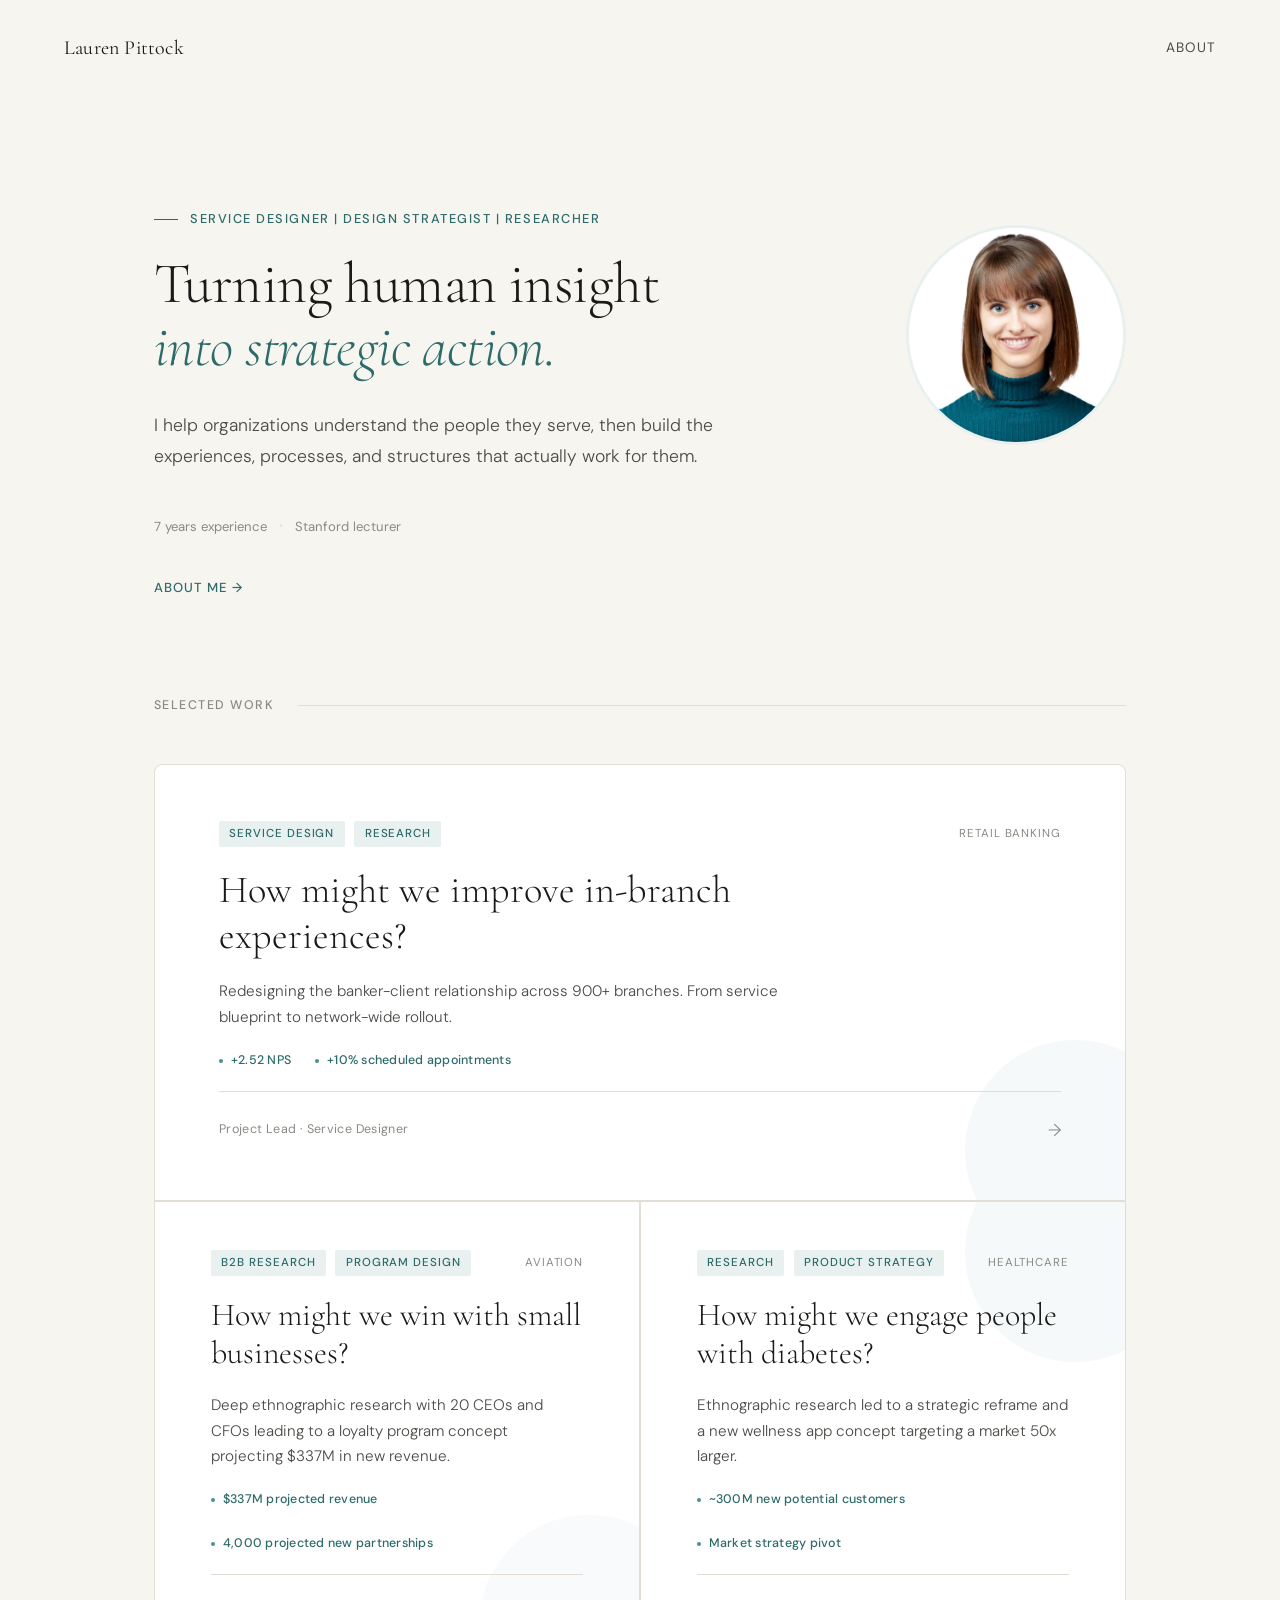
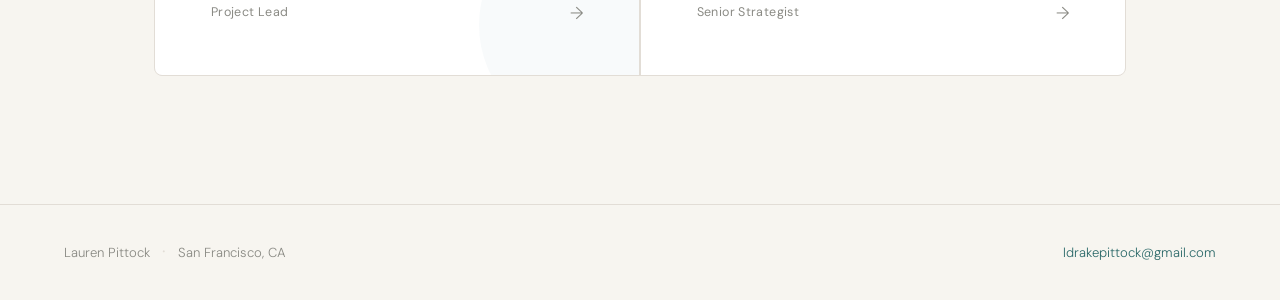
<file: index.html>
<!DOCTYPE html>
<html lang="en">
<head>
  <meta charset="UTF-8" />
  <meta name="viewport" content="width=device-width, initial-scale=1.0" />
  <title>Lauren Pittock — Service Designer & Researcher</title>
  <link rel="stylesheet" href="style.css" />
  <link rel="preconnect" href="https://fonts.googleapis.com">
  <link rel="preconnect" href="https://fonts.gstatic.com" crossorigin>
  <link href="https://fonts.googleapis.com/css2?family=Cormorant+Garamond:ital,wght@0,300;0,400;0,600;1,300;1,400&family=DM+Sans:wght@300;400;500&display=swap" rel="stylesheet">
</head>
<body>

  <nav>
    <a href="index.html" class="nav-name">Lauren Pittock</a>
    <div class="nav-links">
      <a href="about.html">About</a>
    </div>
  </nav>

  <section class="hero">
    <div class="hero-inner">
      <div class="hero-text">
        <div class="hero-label">Service Designer | Design Strategist | Researcher</div>
        <h1 class="hero-title">Turning human insight<br><em>into strategic action.</em></h1>
        <p class="hero-sub">I help organizations understand the people they serve, then build the experiences, processes, and structures that actually work for them.</p>
        <div class="hero-meta">
          <span>7 years experience</span>
          <span class="dot">·</span>
          <span>Stanford lecturer</span>
        </div>
        <div style="margin-top: 2rem;">
          <a href="about.html" style="font-size: 0.82rem; font-weight: 500; letter-spacing: 0.08em; text-transform: uppercase; color: var(--teal); display: inline-flex; align-items: center; gap: 0.5rem;">About me →</a>
        </div>
      </div>
      <div class="hero-photo-wrap">
        <img src="Lauren Pittock Headshot.JPG" alt="Lauren Pittock" class="hero-photo" />
      </div>
    </div>
  </section>

  <section class="work">
    <div class="work-header">
      <span class="section-label">Selected Work</span>
    </div>

    <div class="case-grid">

      <!-- CASE 1: KeyBank In-Branch — full width -->
      <a href="gate.html?case=banking-inbranch" class="case-card">
        <div class="case-card-inner">
          <div class="case-meta">
            <span class="case-tag">Service Design</span>
            <span class="case-tag">Research</span>
            <span class="case-industry">Retail Banking</span>
          </div>
          <h2 class="case-question">How might we improve in-branch experiences?</h2>
          <p class="case-desc">Redesigning the banker-client relationship across 900+ branches. From service blueprint to network-wide rollout.</p>
          <div class="case-outcome">
            <span class="outcome-stat">+2.52 NPS</span>
            <span class="outcome-stat">+10% scheduled appointments</span>
          </div>
          <div class="case-footer">
            <span class="case-role">Project Lead · Service Designer</span>
            <span class="case-arrow">→</span>
          </div>
        </div>
        <div class="case-bg bg-1"></div>
      </a>

      <!-- CASE 2: United Airlines -->
      <a href="gate.html?case=aviation-smb" class="case-card">
        <div class="case-card-inner">
          <div class="case-meta">
            <span class="case-tag">B2B Research</span>
            <span class="case-tag">Program Design</span>
            <span class="case-industry">Aviation</span>
          </div>
          <h2 class="case-question">How might we win with small businesses?</h2>
          <p class="case-desc">Deep ethnographic research with 20 CEOs and CFOs leading to a loyalty program concept projecting $337M in new revenue.</p>
          <div class="case-outcome">
            <span class="outcome-stat">$337M projected revenue</span>
            <span class="outcome-stat">4,000 projected new partnerships</span>
          </div>
          <div class="case-footer">
            <span class="case-role">Project Lead</span>
            <span class="case-arrow">→</span>
          </div>
        </div>
        <div class="case-bg bg-2"></div>
      </a>

      <!-- CASE 3: Diabetes -->
      <a href="gate.html?case=diabetes-app" class="case-card">
        <div class="case-card-inner">
          <div class="case-meta">
            <span class="case-tag">Research</span>
            <span class="case-tag">Product Strategy</span>
            <span class="case-industry">Healthcare</span>
          </div>
          <h2 class="case-question">How might we engage people with diabetes?</h2>
          <p class="case-desc">Ethnographic research led to a strategic reframe and a new wellness app concept targeting a market 50x larger.</p>
          <div class="case-outcome">
            <span class="outcome-stat">~300M new potential customers</span>
            <span class="outcome-stat">Market strategy pivot</span>
          </div>
          <div class="case-footer">
            <span class="case-role">Senior Strategist</span>
            <span class="case-arrow">→</span>
          </div>
        </div>
        <div class="case-bg bg-3"></div>
      </a>

    </div>
  </section>

  <footer>
    <div class="footer-left">
      <span>Lauren Pittock</span>
      <span class="dot">·</span>
      <span>San Francisco, CA</span>
    </div>
    <div class="footer-right">
      <a href="mailto:ldrakepittock@gmail.com">ldrakepittock@gmail.com</a>
    </div>
  </footer>

  <script>
    const nav = document.querySelector('nav');
    window.addEventListener('scroll', () => {
      nav.classList.toggle('scrolled', window.scrollY > 20);
    });
  </script>

</body>
</html>
</file>
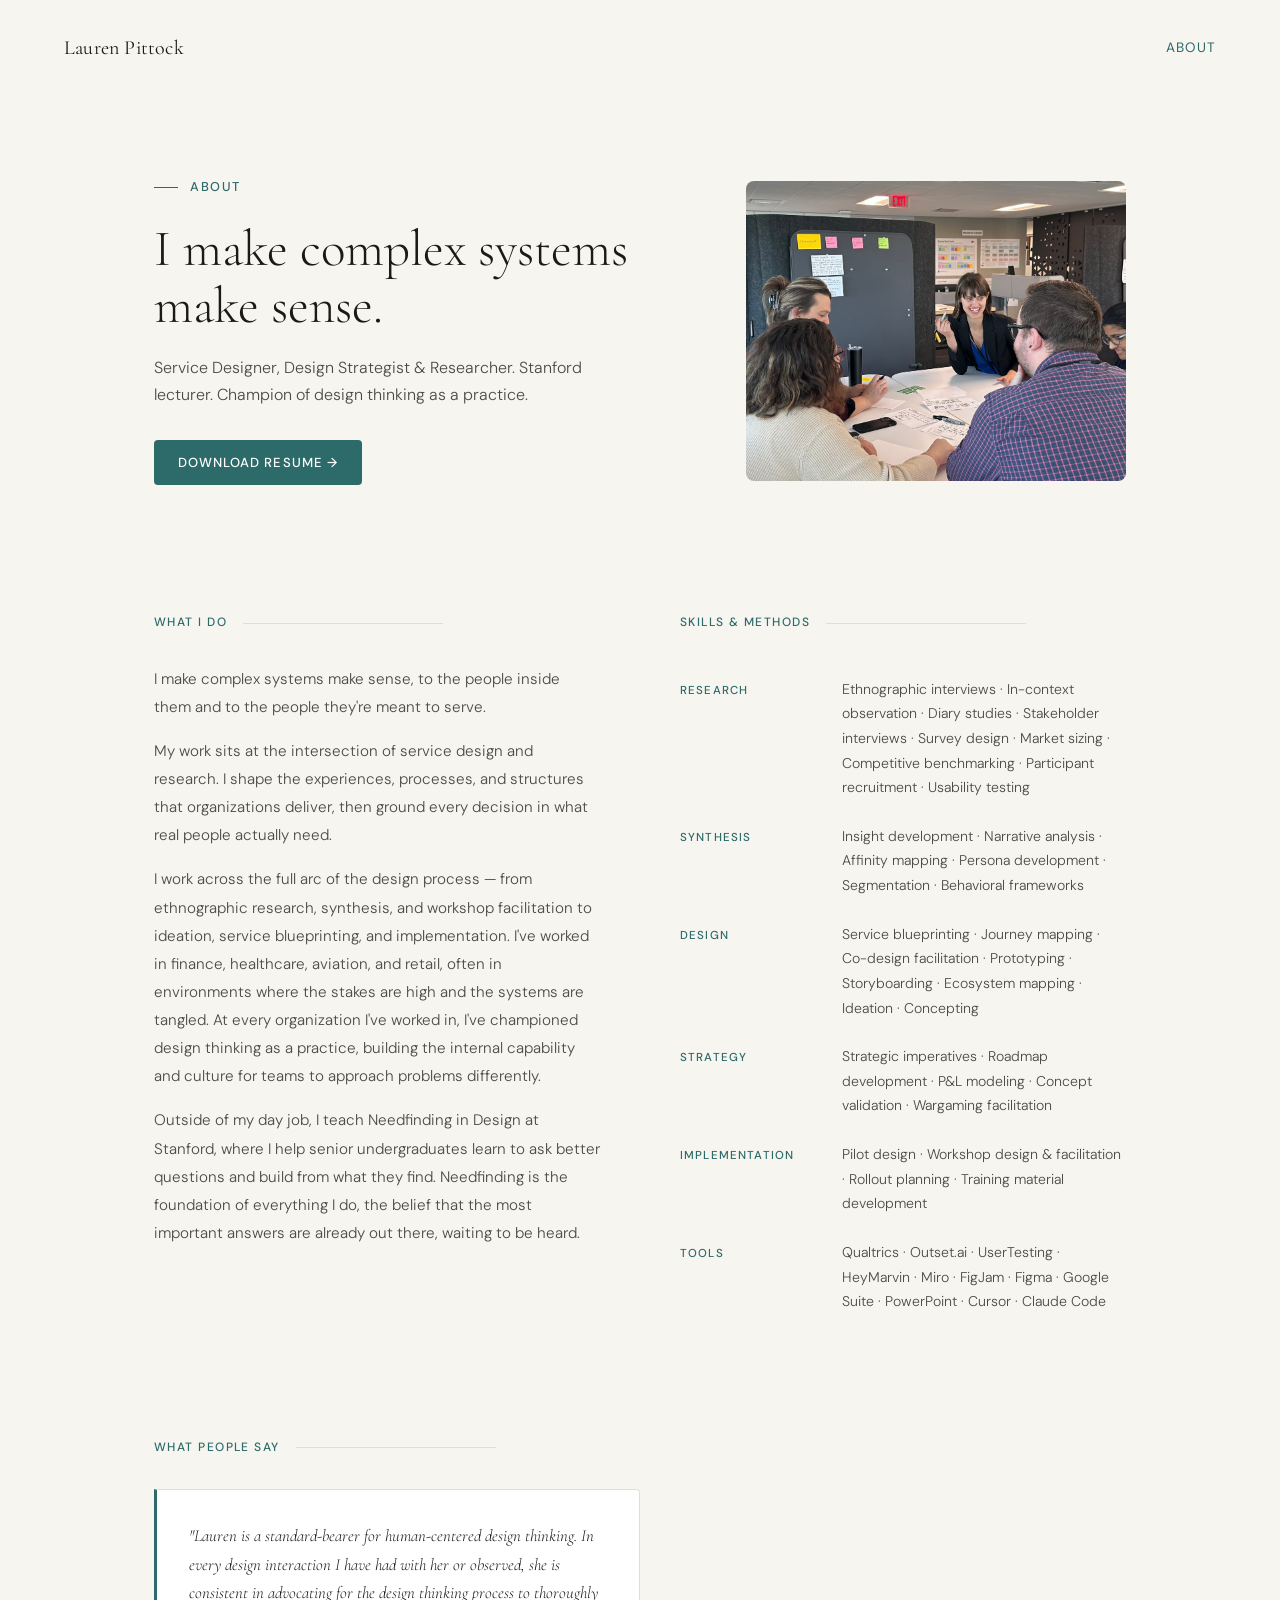
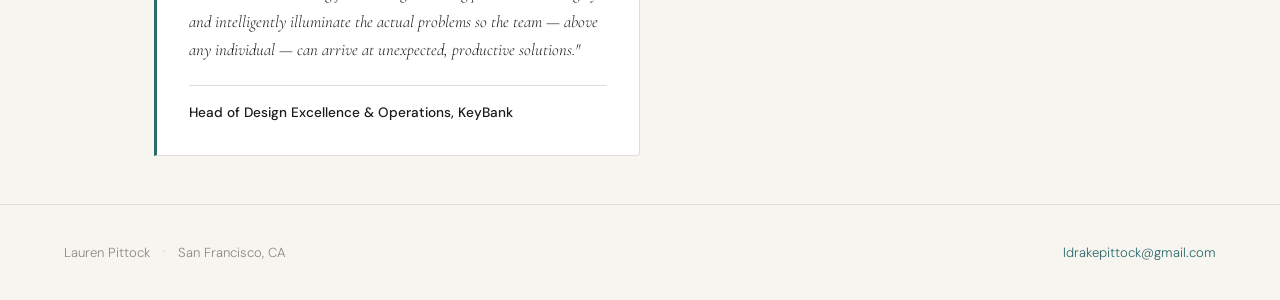
<file: about.html>
<!DOCTYPE html>
<html lang="en">
<head>
  <meta charset="UTF-8" />
  <meta name="viewport" content="width=device-width, initial-scale=1.0" />
  <title>About — Lauren Pittock</title>
  <link rel="stylesheet" href="style.css" />
  <link rel="preconnect" href="https://fonts.googleapis.com">
  <link rel="preconnect" href="https://fonts.gstatic.com" crossorigin>
  <link href="https://fonts.googleapis.com/css2?family=Cormorant+Garamond:ital,wght@0,300;0,400;0,600;1,300;1,400&family=DM+Sans:wght@300;400;500&display=swap" rel="stylesheet">
</head>
<body>

  <nav>
    <a href="index.html" class="nav-name">Lauren Pittock</a>
    <div class="nav-links">
      <a href="about.html" class="nav-active">About</a>
    </div>
  </nav>

  <!-- HERO -->
  <section class="about-hero">
    <div class="about-hero-inner">
      <div class="about-hero-text">
        <div class="hero-label">About</div>
        <h1 class="about-title">I make complex systems make sense.</h1>
        <p class="about-lead">Service Designer, Design Strategist & Researcher. Stanford lecturer. Champion of design thinking as a practice.</p>
        <a href="resume.pdf" class="resume-btn" target="_blank">Download resume →</a>
      </div>
      <div class="about-facilitation-wrap">
        <img src="facilitation.jpg" alt="Lauren facilitating a design workshop" class="about-facilitation-img" />
      </div>
    </div>
  </section>

  <!-- WHAT I DO + SKILLS side by side — no top divider -->
  <section class="about-two-col-section">
    <div class="about-two-col-inner">

      <div class="about-two-col-left">
        <div class="case-section-label">What I do</div>
        <div class="about-body">
          <p>I make complex systems make sense, to the people inside them and to the people they're meant to serve.</p>
          <p>My work sits at the intersection of service design and research. I shape the experiences, processes, and structures that organizations deliver, then ground every decision in what real people actually need.</p>
          <p>I work across the full arc of the design process — from ethnographic research, synthesis, and workshop facilitation to ideation, service blueprinting, and implementation. I've worked in finance, healthcare, aviation, and retail, often in environments where the stakes are high and the systems are tangled. At every organization I've worked in, I've championed design thinking as a practice, building the internal capability and culture for teams to approach problems differently.</p>
          <p>Outside of my day job, I teach Needfinding in Design at Stanford, where I help senior undergraduates learn to ask better questions and build from what they find. Needfinding is the foundation of everything I do, the belief that the most important answers are already out there, waiting to be heard.</p>
        </div>
      </div>

      <div class="about-two-col-right">
        <div class="case-section-label">Skills & Methods</div>
        <div class="skills-list skills-list-no-lines">
          <div class="skills-list-row">
            <span class="skills-list-phase">Research</span>
            <span class="skills-list-items">Ethnographic interviews · In-context observation · Diary studies · Stakeholder interviews · Survey design · Market sizing · Competitive benchmarking · Participant recruitment · Usability testing</span>
          </div>
          <div class="skills-list-row">
            <span class="skills-list-phase">Synthesis</span>
            <span class="skills-list-items">Insight development · Narrative analysis · Affinity mapping · Persona development · Segmentation · Behavioral frameworks</span>
          </div>
          <div class="skills-list-row">
            <span class="skills-list-phase">Design</span>
            <span class="skills-list-items">Service blueprinting · Journey mapping · Co-design facilitation · Prototyping · Storyboarding · Ecosystem mapping · Ideation · Concepting</span>
          </div>
          <div class="skills-list-row">
            <span class="skills-list-phase">Strategy</span>
            <span class="skills-list-items">Strategic imperatives · Roadmap development · P&L modeling · Concept validation · Wargaming facilitation</span>
          </div>
          <div class="skills-list-row">
            <span class="skills-list-phase">Implementation</span>
            <span class="skills-list-items">Pilot design · Workshop design & facilitation · Rollout planning · Training material development</span>
          </div>
          <div class="skills-list-row">
            <span class="skills-list-phase">Tools</span>
            <span class="skills-list-items">Qualtrics · Outset.ai · UserTesting · HeyMarvin · Miro · FigJam · Figma · Google Suite · PowerPoint · Cursor · Claude Code</span>
          </div>
        </div>
      </div>

    </div>
  </section>

  <!-- QUOTES — half width -->
  <section class="about-section">
    <div class="about-content" style="max-width: 1020px;">
      <div class="case-section-label">What people say</div>
      <div class="quotes-grid quotes-half">
        <div class="quote-card">
          <p class="quote-text">"Lauren is a standard-bearer for human-centered design thinking. In every design interaction I have had with her or observed, she is consistent in advocating for the design thinking process to thoroughly and intelligently illuminate the actual problems so the team — above any individual — can arrive at unexpected, productive solutions."</p>
          <div class="quote-attr">
            <span class="quote-name">Head of Design Excellence & Operations, KeyBank</span>
          </div>
        </div>
      </div>
    </div>
  </section>

  <footer>
    <div class="footer-left">
      <span>Lauren Pittock</span>
      <span class="dot">·</span>
      <span>San Francisco, CA</span>
    </div>
    <div class="footer-right">
      <a href="mailto:ldrakepittock@gmail.com">ldrakepittock@gmail.com</a>
    </div>
  </footer>

  <script>
    const nav = document.querySelector('nav');
    window.addEventListener('scroll', () => {
      nav.classList.toggle('scrolled', window.scrollY > 20);
    });
  </script>

</body>
</html>
</file>
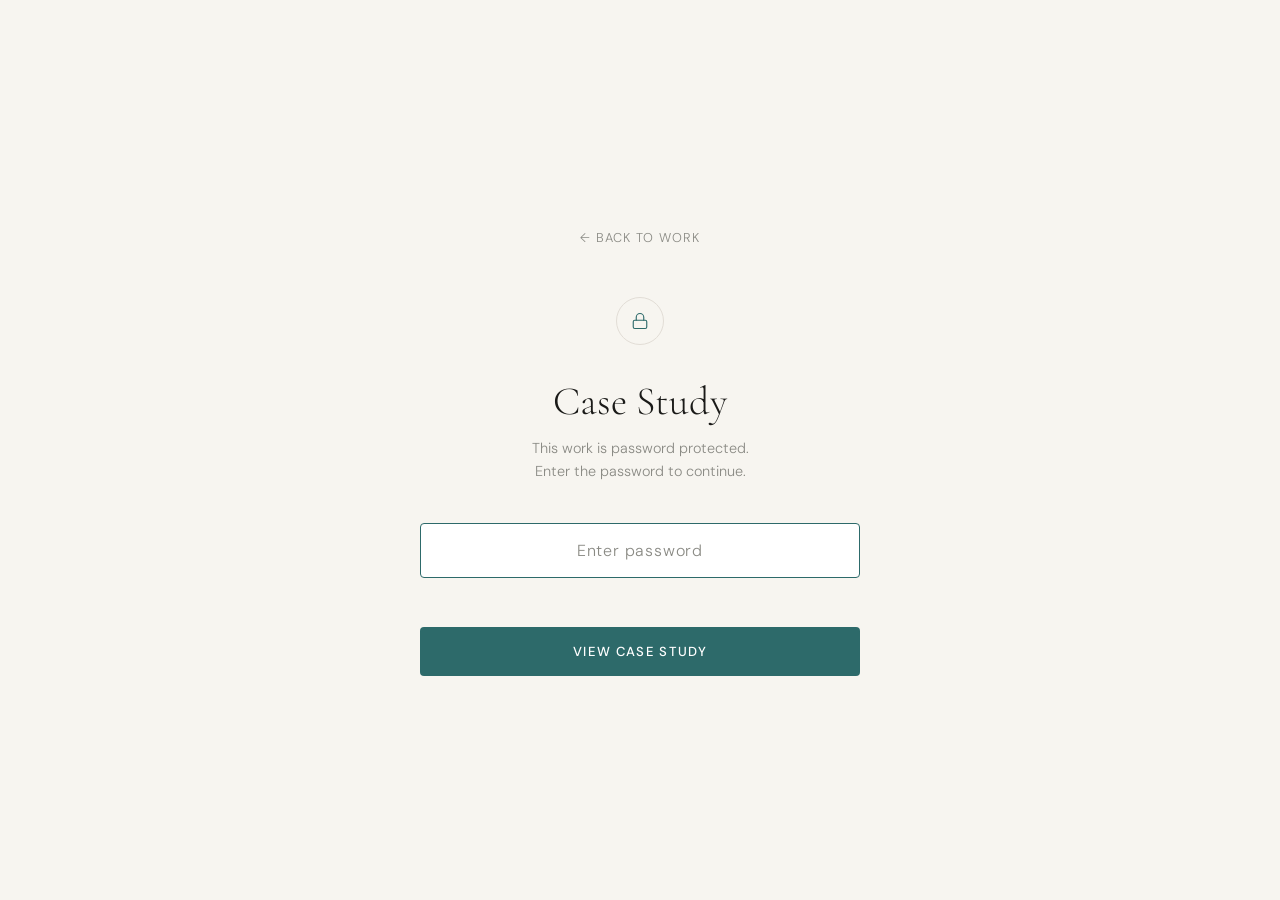
<file: case-aviation-smb.html>
<!DOCTYPE html>
<html lang="en">
<head>
  <meta charset="UTF-8" />
  <meta name="viewport" content="width=device-width, initial-scale=1.0" />
  <title>Airline SMB Loyalty — Lauren Pittock</title>
  <link rel="stylesheet" href="style.css" />
  <link rel="preconnect" href="https://fonts.googleapis.com">
  <link rel="preconnect" href="https://fonts.gstatic.com" crossorigin>
  <link href="https://fonts.googleapis.com/css2?family=Cormorant+Garamond:ital,wght@0,300;0,400;0,600;1,300;1,400&family=DM+Sans:wght@300;400;500&display=swap" rel="stylesheet">
  <script>
    if (sessionStorage.getItem("lp_auth") !== "true") {
      window.location.href = "gate.html?case=united-smb";
    }
  </script>

  <style>
    .case-hero { border-bottom: none; }

    .case-body-text {
      font-size: 1rem;
      color: var(--ink-light);
      line-height: 1.85;
      max-width: 680px;
      margin-bottom: 1.25rem;
    }
    .case-body-text:last-child { margin-bottom: 0; }

    .case-body-list {
      max-width: 680px;
      margin: 0 0 1.25rem 0;
      padding-left: 1.4rem;
      color: var(--ink-light);
      font-size: 1rem;
      line-height: 1.85;
    }
    .case-body-list li {
      margin-bottom: 0.4rem;
    }

    /* Context: image beside text */
    .context-layout {
      display: grid;
      grid-template-columns: 1fr 340px;
      gap: 3rem;
      align-items: start;
      margin-top: 1.5rem;
    }
    .context-img {
      display: block;
      width: 100%;
      border-radius: var(--radius);
      object-fit: cover;
    }
    .context-img-caption {
      font-size: 0.72rem;
      color: var(--ink-muted);
      font-style: italic;
      margin-top: 0.5rem;
      line-height: 1.5;
    }

    /* Full-width photo */
    .case-img-full {
      display: block;
      width: 100%;
      margin: 2.5rem 0 0.75rem;
      border-radius: var(--radius);
      object-fit: cover;
      max-height: 480px;
    }

    .case-img-caption-editorial {
      text-align: left;
      font-size: 0.72rem;
      color: var(--ink-muted);
      font-style: italic;
      margin-bottom: 2.5rem;
    }

    /* Inset image wrapper ~42% */
    .case-img-inset-wrap {
      width: 42%;
      margin: 2.5rem auto 2.5rem;
    }
    .case-img-inset-wrap img {
      display: block;
      width: 100%;
      border-radius: var(--radius);
    }
    .case-img-inset-wrap .case-img-caption-editorial { margin-bottom: 0; }

    /* Wider inset image wrapper ~55% */
    .case-img-training-wrap {
      width: 55%;
      margin: 2rem auto 2.5rem;
    }
    .case-img-training-wrap img {
      display: block;
      width: 100%;
      border-radius: var(--radius);
      opacity: 0.92;
    }
    .case-img-training-wrap .case-img-caption-editorial { margin-bottom: 0; }

    /* Side-by-side concept images */
    .concept-images {
      display: grid;
      grid-template-columns: 1fr 1fr;
      gap: 1.5rem;
      margin: 2.5rem 0;
      max-width: 680px;
    }
    .concept-images figure {
      margin: 0;
    }
    .concept-images img {
      display: block;
      width: 100%;
      border-radius: var(--radius);
    }
    .concept-images figcaption {
      font-size: 0.72rem;
      color: var(--ink-muted);
      font-style: italic;
      margin-top: 0.5rem;
      line-height: 1.4;
    }

    /* Process: text left, quote box right */
    .process-layout {
      display: grid;
      grid-template-columns: 1fr 300px;
      gap: 3rem;
      align-items: start;
      margin-top: 1.5rem;
    }

    /* Inline quote box */
    .quote-box {
      background: var(--white);
      border: 1px solid var(--warm-line);
      border-left: 3px solid var(--teal);
      padding: 1.5rem 2rem;
      border-radius: 0 var(--radius) var(--radius) 0;
      margin: 2rem 0;
      max-width: 680px;
    }
    .quote-box p {
      font-family: var(--serif);
      font-size: 1.1rem;
      font-style: italic;
      color: var(--ink);
      line-height: 1.6;
      margin: 0 0 0.6rem;
    }
    .quote-box-attr {
      font-size: 0.78rem;
      color: var(--ink-muted);
      font-style: italic;
    }

    /* Pull quote */
    .pull-quote {
      margin: 3.5rem 0;
    }
    .pull-quote-text {
      font-family: var(--serif);
      font-size: clamp(1.35rem, 2.2vw, 1.85rem);
      font-weight: 300;
      line-height: 1.5;
      color: var(--ink);
      max-width: 800px;
      margin-bottom: 1rem;
    }
    .pull-quote-attr {
      font-size: 0.82rem;
      color: var(--ink-muted);
      font-style: italic;
    }

    /* Meta table */
    .case-meta-table {
      display: grid;
      grid-template-columns: 1fr 1fr 2fr;
      gap: 2rem;
      padding: 2.5rem 0;
      border-top: 1px solid var(--warm-line);
      border-bottom: 1px solid var(--warm-line);
      margin-bottom: 4.5rem;
    }
    .case-meta-label {
      font-size: 0.72rem;
      font-weight: 500;
      letter-spacing: 0.12em;
      text-transform: uppercase;
      color: var(--ink-muted);
      margin-bottom: 0.6rem;
    }
    .case-meta-value {
      font-size: 0.95rem;
      color: var(--ink-light);
      line-height: 1.65;
    }

    /* Framework table (Policies / Practices / Preferences) */
    .framework-table {
      width: 100%;
      max-width: 680px;
      border-collapse: collapse;
      margin: 2rem 0 2rem;
    }
    .framework-table th {
      font-size: 0.72rem;
      font-weight: 500;
      letter-spacing: 0.1em;
      text-transform: uppercase;
      color: var(--ink-muted);
      padding: 0 1rem 0.75rem 0;
      text-align: left;
      border-bottom: 2px solid var(--warm-line);
    }
    .framework-table td {
      font-size: 0.9rem;
      color: var(--ink-light);
      line-height: 1.6;
      padding: 0.6rem 1rem 0.6rem 0;
      border-bottom: 1px solid var(--warm-line);
      vertical-align: top;
    }
    .framework-table tr:last-child td { border-bottom: none; }

    /* Numbered insights list */
    .insights-list {
      max-width: 680px;
      margin: 1.5rem 0 2rem;
      padding: 0;
      list-style: none;
      counter-reset: insight-counter;
    }
    .insights-list li {
      counter-increment: insight-counter;
      display: grid;
      grid-template-columns: 2rem 1fr;
      gap: 0.75rem;
      padding: 1rem 0;
      border-bottom: 1px solid var(--warm-line);
      font-size: 0.95rem;
      color: var(--ink-light);
      line-height: 1.65;
    }
    .insights-list li:first-child { border-top: 1px solid var(--warm-line); }
    .insights-list li::before {
      content: counter(insight-counter);
      font-family: var(--serif);
      font-size: 1.1rem;
      color: var(--teal);
      font-weight: 300;
      line-height: 1.65;
    }
    .insights-list li strong {
      color: var(--ink);
      font-weight: 500;
      display: block;
      margin-bottom: 0.15rem;
    }

    @media (max-width: 900px) {
      .process-layout { grid-template-columns: 1fr; }
      .concept-images { grid-template-columns: 1fr; }
      .case-img-inset-wrap,
      .case-img-training-wrap { width: 100%; }
    }
    @media (max-width: 768px) {
      .case-meta-table { grid-template-columns: 1fr; }
      .context-layout { grid-template-columns: 1fr; }
    }
  </style>
</head>
<body class="case-body">

  <nav>
    <a href="index.html" class="nav-name">Lauren Pittock</a>
    <div class="nav-links">
      <a href="about.html">About</a>
    </div>
  </nav>

  <!-- HERO -->
  <div class="case-hero">
    <a href="index.html" class="case-hero-back">← All work</a>

    <div class="case-hero-meta">
      <span class="case-tag">B2B Research</span>
      <span class="case-tag">Concept Design</span>
      <span class="case-industry">Aviation · B2B Loyalty</span>
    </div>

    <h1 class="case-hero-title">How might we win with small businesses?</h1>

    <p class="case-hero-summary">A major airline wanted to better engage small business customers, a segment caught between individual frequent flyer programs and large corporate accounts. I led the end-to-end project, managing a team of three strategists across secondary research, ethnographic fieldwork, a video-based stakeholder work session, and a loyalty program concept with a five-year financial model.</p>

    <div class="case-hero-stats">
      <div class="stat-item">
        <span class="stat-value">$337M</span>
        <span class="stat-label">Projected revenue over 5 years</span>
      </div>
      <div class="stat-item">
        <span class="stat-value">4,000</span>
        <span class="stat-label">New SMB partnerships projected</span>
      </div>
      <div class="stat-item">
        <span class="stat-value">20</span>
        <span class="stat-label">CEOs and CFOs interviewed</span>
      </div>
    </div>
  </div>

  <div class="case-content">

    <!-- META ROW -->
    <div class="case-meta-table">
      <div>
        <div class="case-meta-label">Role</div>
        <div class="case-meta-value">Project Lead</div>
      </div>
      <div>
        <div class="case-meta-label">Industry</div>
        <div class="case-meta-value">Aviation · B2B Loyalty</div>
      </div>
      <div>
        <div class="case-meta-label">Methods</div>
        <div class="case-meta-value">Secondary research · Ethnographic interviews · Video-based insights session · Concept prototyping · Financial modeling</div>
      </div>
    </div>

    <!-- CONTEXT -->
    <div class="case-section">
      <div class="case-section-label">Context</div>
      <h3>A segment caught between two programs</h3>

      <div class="context-layout">
        <div>
          <p class="case-body-text">Most airline loyalty programs were designed for two audiences: individual frequent flyers and large corporations with managed travel accounts. Small businesses, traveling regularly but without a procurement team or negotiated corporate rate, had no purpose-built offering.</p>
          <p class="case-body-text">The airline had a hypothesis that a dedicated small business program could unlock meaningful revenue. As Project Lead, I scoped the engagement and managed a team of three strategists through each phase: secondary market sizing, ethnographic fieldwork with CEOs and CFOs at their offices, a one-day video-based stakeholder work session, and a concept deliverable with a member journey, product roadmap, P&amp;L, and five-year growth trajectory.</p>
        </div>
        <div>
          <img src="smb-insights-session.png" alt="Insights session room with participant boards and research panels" class="context-img" />
          <p class="context-img-caption">Insights session room with participant profiles and research findings panels.</p>
        </div>
      </div>
    </div>

    <!-- RESEARCH -->
    <div class="case-section">
      <div class="case-section-label">Research</div>
      <h3>Small businesses abide by practices</h3>

      <p class="case-body-text">My team recruited CEOs and CFOs from 10 small businesses and conducted 3-hour in-context ethnographic interviews at each company's office. Seeing people in their actual environment, surrounded by their team and the rhythms of their workday, produced a quality of insight that a conference room cannot replicate.</p>

      <p class="case-body-text">The central finding was a structural distinction about how small businesses govern behavior. Large companies operate by explicit policies. Individuals operate by personal preferences. Small businesses occupy a different mode: <em>practices</em>, informal customs grown by culture, flexible but ambiguous, and enforced by social norms rather than rules.</p>

      <table class="framework-table">
        <thead>
          <tr>
            <th>Policies</th>
            <th>Practices</th>
            <th>Preferences</th>
          </tr>
        </thead>
        <tbody>
          <tr>
            <td>Explicit rules</td>
            <td>Implicit customs</td>
            <td>Personal desires</td>
          </tr>
          <tr>
            <td>Written by the company</td>
            <td>Grown by culture</td>
            <td>Developed by intuition</td>
          </tr>
          <tr>
            <td>Clear, but restrictive</td>
            <td>Flexible, but ambiguous</td>
            <td>Comfortable, but guilt inducing</td>
          </tr>
          <tr>
            <td>"I have to…"</td>
            <td>"I should…"</td>
            <td>"I want to…"</td>
          </tr>
        </tbody>
      </table>

      <p class="case-body-text">Four insights emerged from analysis of the interview data, each a specific implication of the practices dynamic:</p>

      <ol class="insights-list">
        <li>
          <div>
            <strong>Practices rely on trust.</strong>
            People in SMBs build trust through radical transparency, and therefore trust partners who show up with similar levels of transparency.
          </div>
        </li>
        <li>
          <div>
            <strong>Practices create guilt.</strong>
            When people at SMBs make decisions based on personal preferences, they often feel guilty and justify those decisions by citing the business benefit.
          </div>
        </li>
        <li>
          <div>
            <strong>Practices call for judgement.</strong>
            At SMBs, people feel confident about the judgement calls they make by talking about it with others or by looking at what others do.
          </div>
        </li>
        <li>
          <div>
            <strong>Practices grant autonomy.</strong>
            SMBs can't offer all the perks of larger companies, so they use autonomy and control as a benefit to attract and retain talent.
          </div>
        </li>
      </ol>
    </div>

    <!-- WORKSHOP -->
    <div class="case-section">
      <div class="case-section-label">Workshop</div>
      <h3>Immerse stakeholders in the takeaways from the research</h3>

      <div class="process-layout">
        <div>
          <p class="case-body-text">Rather than presenting findings in a deck and moving to a whiteboard, I ran a one-day video-based insights work session with stakeholders from IT, Sales, Product, and Marketing. I curated clips from the ethnographic interviews so stakeholders could hear business owners describe their peer networks, travel decisions, and relationship with policy in their own words.</p>
          <p class="case-body-text">Stakeholders then ideated from that shared context rather than from a summary slide. The session produced a range of concepts, each evaluated across desirability, viability, and feasibility before converging on a direction. My team supported facilitation and captured ideation output in real time.</p>
        </div>
        <div style="padding-top: 0.25rem;">
          <!-- No quote — removed per feedback -->
        </div>
      </div>
    </div>

    <!-- WORKSHOP PHOTO — full width -->
    <img src="smb-workshop-wall.png" alt="Workshop synthesis wall showing We Thought and We Learned panels" class="case-img-full" />
    <p class="case-img-caption-editorial">The work session room: synthesis wall capturing assumptions tested against what the research actually showed.</p>

    <!-- CONCEPT -->
    <div class="case-section">
      <div class="case-section-label">Concept</div>
      <h3>An invite-only program built on peer trust</h3>

      <p class="case-body-text">The concept that emerged was shaped directly by the practices insight. A standard points program would replicate the individual-flyer model. A managed corporate account would impose the policy model. Neither fit how small businesses actually operate.</p>

      <p class="case-body-text">The program is invite-only: members refer peers from their professional network, not the airline. Joining through a trusted contact changes the relationship from transactional to communal. Individual travelers choose packages that flex around their business needs, and benefits extend beyond flights to reduce broader business friction.</p>

      <div class="concept-images">
        <figure>
          <img src="smb-member-journey.png" alt="Member journey from peer invitation through sign-up, package selection, and referral" />
          <figcaption>Member journey: from peer invitation through sign-up, package selection, and referral reward.</figcaption>
        </figure>
        <figure>
          <img src="smb-financial-projections.png" alt="Five-year financial projection showing growth to $337M by Year 5" style="filter: blur(.5px); opacity: 0.9;" />
          <figcaption>Five-year financial model, projecting growth from a single pilot market to 14 markets nationally.</figcaption>
        </figure>
      </div>

      <p class="case-body-text">The concept deliverable included a member journey, a three-horizon product roadmap, and a financial model projecting growth from a single hub city pilot to national scale.</p>
    </div>

    <!-- OUTCOMES -->
    <div class="case-section">
      <div class="case-section-label">Outcomes</div>
      <h3>A concept sized for the market</h3>
      <p class="case-body-text">The financial model projected growth from a single hub city pilot to 14 markets over five years, reaching 25,000 national members and 4,000 SMB partnerships.</p>

      <div class="outcome-grid">
        <div class="outcome-card">
          <div class="stat-value">$337M</div>
          <div class="stat-label">Projected revenue over 5 years</div>
        </div>
        <div class="outcome-card">
          <div class="stat-value">4K</div>
          <div class="stat-label">New SMB partnerships by Year 5</div>
        </div>
        <div class="outcome-card">
          <div class="stat-value">25K</div>
          <div class="stat-label">National SMB members by Year 5</div>
        </div>
        <div class="outcome-card">
          <div class="stat-value">14</div>
          <div class="stat-label">Markets served by Year 5</div>
        </div>
      </div>
    </div>

    <!-- WHAT I LEARNED -->
    <div class="case-section">
      <div class="case-section-label">What I learned</div>
      <h3>On video-based immersion as a design tool</h3>
      <p class="case-body-text">The video-based work session format is the most effective tool I have used for closing the gap between research and design. When stakeholders hear a business owner describe how they make decisions in their own words, they internalize the customer in a way a summary slide cannot produce. The result is a shared mental model across functions that reduces re-litigation of findings later. I now build clip selection and editing time explicitly into the project plan from the start. This project also reinforced the value of financial modeling as a design deliverable: attaching a P&amp;L and growth trajectory to the concept changed the conversation with stakeholders from "interesting" to "how do we pilot this."</p>
    </div>

    <!-- CLOSING QUOTE BOX -->
    <div class="quote-box" style="max-width: 620px; margin: 1rem 0 3rem;">
      <p>"Lauren is someone you always want on your team. She's enthusiastic, wicked smart, and incredibly intentional."</p>
      <span class="quote-box-attr">— Jump Associates Teammate</span>
    </div>

  </div>

  <div class="case-nav">
    <div>
    </div>
    <a href="index.html" style="font-size:0.82rem; color: var(--ink-muted); letter-spacing:0.05em;">← Back to all work</a>
  </div>

  <footer>
    <div class="footer-left">
      <span>Lauren Pittock</span>
      <span class="dot">·</span>
      <span>San Francisco, CA</span>
    </div>
    <div class="footer-right">
      <a href="mailto:ldrakepittock@gmail.com">ldrakepittock@gmail.com</a>
    </div>
  </footer>

  <script>
    const nav = document.querySelector('nav');
    window.addEventListener('scroll', () => {
      nav.classList.toggle('scrolled', window.scrollY > 20);
    });
  </script>

</body>
</html>
</file>
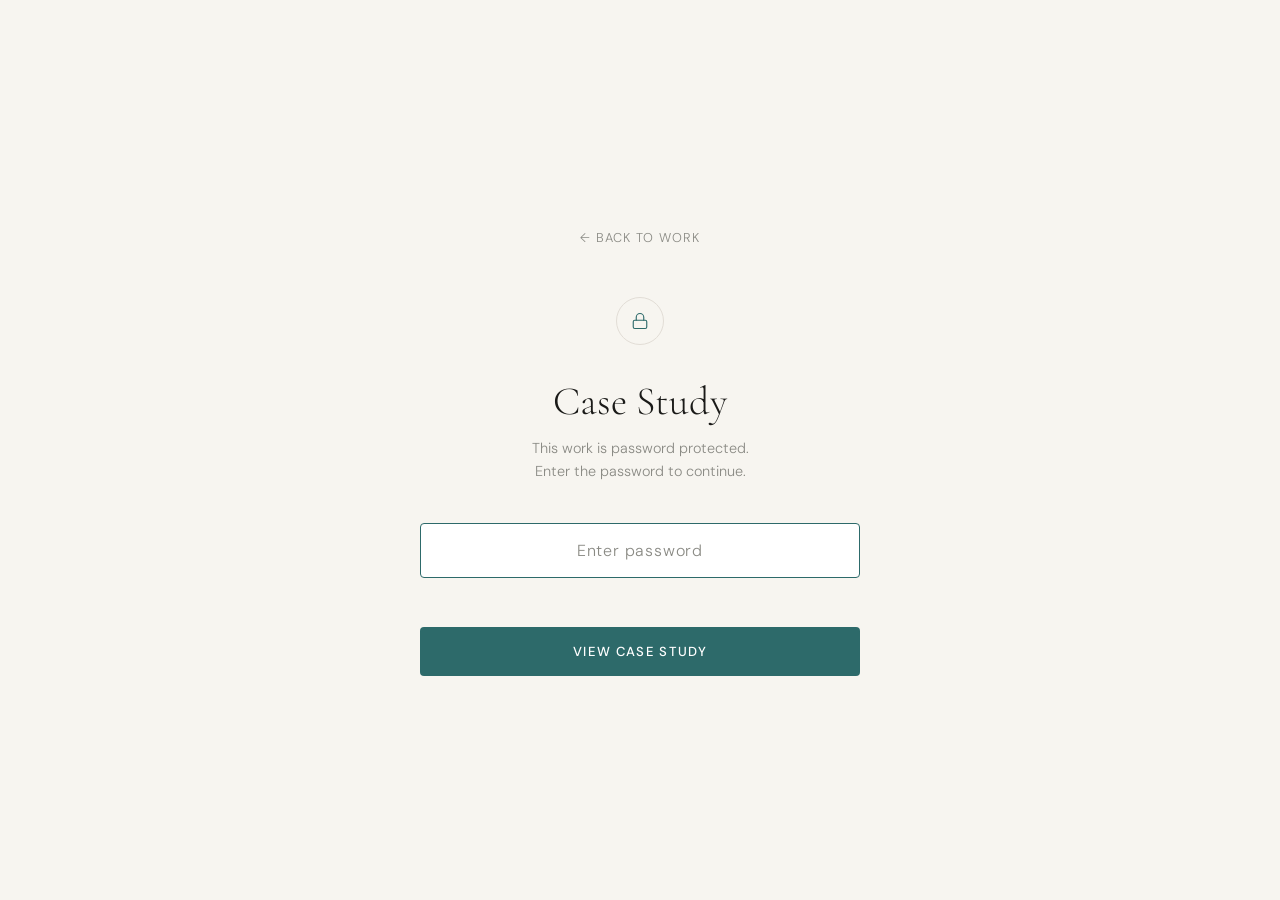
<file: case-banking-inbranch.html>
<!DOCTYPE html>
<html lang="en">
<head>
  <meta charset="UTF-8" />
  <meta name="viewport" content="width=device-width, initial-scale=1.0" />
  <title>KeyBank In-Branch — Lauren Pittock</title>
  <link rel="stylesheet" href="style.css" />
  <link rel="preconnect" href="https://fonts.googleapis.com">
  <link rel="preconnect" href="https://fonts.gstatic.com" crossorigin>
  <link href="https://fonts.googleapis.com/css2?family=Cormorant+Garamond:ital,wght@0,300;0,400;0,600;1,300;1,400&family=DM+Sans:wght@300;400;500&display=swap" rel="stylesheet">
  <script>
    if (sessionStorage.getItem("lp_auth") !== "true") {
      window.location.href = "gate.html?case=keybank-inbranch";
    }
  </script>
  <style>
    .case-hero { border-bottom: none; }

    .case-body-text {
      font-size: 1rem;
      color: var(--ink-light);
      line-height: 1.85;
      max-width: 680px;
      margin-bottom: 1.25rem;
    }
    .case-body-text:last-child { margin-bottom: 0; }

    /* Bulleted list in body */
    .case-body-list {
      max-width: 680px;
      margin: 0 0 1.25rem 0;
      padding-left: 1.4rem;
      color: var(--ink-light);
      font-size: 1rem;
      line-height: 1.85;
    }
    .case-body-list li {
      margin-bottom: 0.4rem;
    }

    /* Context: tools image beside text */
    .context-layout {
      display: grid;
      grid-template-columns: 1fr 340px;
      gap: 3rem;
      align-items: start;
      margin-top: 1.5rem;
    }
    .context-img {
      display: block;
      width: 100%;
      border-radius: var(--radius);
      object-fit: cover;
    }
    .context-img-caption {
      font-size: 0.72rem;
      color: var(--ink-muted);
      font-style: italic;
      margin-top: 0.5rem;
      line-height: 1.5;
    }

    /* Full-width workshop photo */
    .case-img-full {
      display: block;
      width: 100%;
      margin: 2.5rem 0 0.75rem;
      border-radius: var(--radius);
      object-fit: cover;
      max-height: 480px;
    }


    .case-img-caption-editorial {
      text-align: left;
      font-size: 0.72rem;
      color: var(--ink-muted);
      font-style: italic;
      margin-bottom: 2.5rem;
    }

    /* Caption wrapper aligned to inset image width */
    .case-img-inset-wrap {
      width: 42%;
      margin: 2.5rem auto 2.5rem;
    }
    .case-img-inset-wrap img {
      display: block;
      width: 100%;
      border-radius: var(--radius);
    }
    .case-img-inset-wrap .case-img-caption-editorial { margin-bottom: 0; }

    /* Caption wrapper aligned to training image width */
    .case-img-training-wrap {
      width: 55%;
      margin: 2rem auto 2.5rem;
    }
    .case-img-training-wrap img {
      display: block;
      width: 100%;
      border-radius: var(--radius);
      opacity: 0.92;
    }
    .case-img-training-wrap .case-img-caption-editorial { margin-bottom: 0; }

    /* Process: text left, quote box right */
    .process-layout {
      display: grid;
      grid-template-columns: 1fr 300px;
      gap: 3rem;
      align-items: start;
      margin-top: 1.5rem;
    }

    @media (max-width: 900px) {
      .process-layout { grid-template-columns: 1fr; }
      .case-img-inset-wrap,
      .case-img-training-wrap { width: 100%; }
    }

    /* Large display pull quote */
    .pull-quote {
      margin: 3.5rem 0;
    }
    .pull-quote-text {
      font-family: var(--serif);
      font-size: clamp(1.35rem, 2.2vw, 1.85rem);
      font-weight: 300;
      line-height: 1.5;
      color: var(--ink);
      max-width: 800px;
      margin-bottom: 1rem;
    }
    .pull-quote-attr {
      font-size: 0.82rem;
      color: var(--ink-muted);
      font-style: italic;
    }

    /* Inline quote box (white card style) */
    .quote-box {
      background: var(--white);
      border: 1px solid var(--warm-line);
      border-left: 3px solid var(--teal);
      padding: 1.5rem 2rem;
      border-radius: 0 var(--radius) var(--radius) 0;
      margin: 2rem 0;
      max-width: 680px;
    }
    .quote-box p {
      font-family: var(--serif);
      font-size: 1.1rem;
      font-style: italic;
      color: var(--ink);
      line-height: 1.6;
      margin: 0 0 0.6rem;
    }
    .quote-box-attr {
      font-size: 0.78rem;
      color: var(--ink-muted);
      font-style: italic;
    }

    /* Meta table */
    .case-meta-table {
      display: grid;
      grid-template-columns: 1fr 1fr 2fr;
      gap: 2rem;
      padding: 2.5rem 0;
      border-top: 1px solid var(--warm-line);
      border-bottom: 1px solid var(--warm-line);
      margin-bottom: 4.5rem;
    }
    .case-meta-label {
      font-size: 0.72rem;
      font-weight: 500;
      letter-spacing: 0.12em;
      text-transform: uppercase;
      color: var(--ink-muted);
      margin-bottom: 0.6rem;
    }
    .case-meta-value {
      font-size: 0.95rem;
      color: var(--ink-light);
      line-height: 1.65;
    }

    /* Mindsets table */
    .mindsets-table {
      width: 100%;
      max-width: 680px;
      border-collapse: collapse;
      margin: 2rem 0 2.5rem;
    }
    .mindsets-table th {
      font-size: 0.72rem;
      font-weight: 500;
      letter-spacing: 0.1em;
      text-transform: uppercase;
      color: var(--ink-muted);
      padding: 0 1.5rem 0.75rem 0;
      text-align: left;
      border-bottom: 1px solid var(--warm-line);
    }
    .mindsets-table td {
      font-size: 0.95rem;
      color: var(--ink-light);
      line-height: 1.65;
      padding: 0.75rem 1.5rem 0.75rem 0;
      border-bottom: 1px solid var(--warm-line);
      vertical-align: top;
    }
    .mindsets-table td em {
      color: var(--ink);
      font-style: normal;
      font-weight: 500;
    }

    @media (max-width: 768px) {
      .case-meta-table { grid-template-columns: 1fr; }
      .context-layout { grid-template-columns: 1fr; }
      .case-img-inset,
      .case-img-training { width: 100%; }
    }
  </style>
</head>
<body class="case-body">

  <nav>
    <a href="index.html" class="nav-name">Lauren Pittock</a>
    <div class="nav-links">
      <a href="about.html">About</a>
    </div>
  </nav>

  <div class="case-hero">
    <a href="index.html" class="case-hero-back">← All work</a>

    <div class="case-hero-meta">
      <span class="case-tag">Service Design</span>
      <span class="case-tag">Research</span>
      <span class="case-industry">Retail Banking</span>
    </div>

    <h1 class="case-hero-title">How might we improve in-branch experiences?</h1>

    <p class="case-hero-summary">A major retail bank wanted to fundamentally shift how bankers interact with clients. I led a 4-month end-to-end project, from ethnographic research and service blueprinting to piloting and rolling out a new conversational model across 900+ branches.</p>

    <div class="case-hero-stats">
      <div class="stat-item">
        <span class="stat-value">+2.52</span>
        <span class="stat-label">NPS increase</span>
      </div>
      <div class="stat-item">
        <span class="stat-value">+10%</span>
        <span class="stat-label">Scheduled appointments</span>
      </div>
      <div class="stat-item">
        <span class="stat-value">900+</span>
        <span class="stat-label">Branches impacted</span>
      </div>
      <div class="stat-item">
        <span class="stat-value">14</span>
        <span class="stat-label">Interviews conducted</span>
      </div>
    </div>
  </div>

  <div class="case-content">

    <!-- META ROW -->
    <div class="case-meta-table">
      <div>
        <div class="case-meta-label">Role</div>
        <div class="case-meta-value">Project Lead · Service Designer</div>
      </div>
      <div>
        <div class="case-meta-label">Industry</div>
        <div class="case-meta-value">Retail Banking</div>
      </div>
      <div>
        <div class="case-meta-label">Methods</div>
        <div class="case-meta-value">Service blueprinting · Stakeholder interviews · Ethnographic interviews · Narrative analysis · Co-design facilitation · Pilot design · L&D curriculum development</div>
      </div>
    </div>

    <!-- CONTEXT -->
    <div class="case-section">
      <div class="case-section-label">Context</div>
      <h3>When every banker is on their own</h3>

      <div class="context-layout">
        <div>
          <p class="case-body-text">A major retail bank was grappling with inconsistent client experiences across its branch network. Leadership understood that the banker-client relationship was a primary differentiator in a competitive market, but the quality of those interactions varied significantly from branch to branch and banker to banker.</p>
          <p class="case-body-text">The root of the problem was not motivation or talent. Bankers had no shared language, no common model, and a fragmented toolkit to draw from. Each person was navigating client interactions on their own. The result:</p>
          <ul class="case-body-list">
            <li>Inconsistent client experiences with no standard for what "great" looked like</li>
            <li>Training materials that were disconnected and difficult to apply in the moment</li>
            <li>Leadership without a common framework to coach to</li>
          </ul>
          <p class="case-body-text">As Project Lead and Service Designer, I was asked to scope and deliver a solution within 4 months that could scale across the full branch network.</p>
        </div>
        <div>
          <img src="kb-tools.png" alt="Fragmented tools bankers were navigating" class="context-img" />
          <p class="context-img-caption">The fragmented toolkit bankers were navigating, a key driver of inconsistency.</p>
        </div>
      </div>
    </div>

    <!-- RESEARCH -->
    <div class="case-section">
      <div class="case-section-label">Research</div>
      <h3>Learning from the people already doing it well</h3>

      <p class="case-body-text">The research question was deliberately reframed: rather than asking what bankers should do differently, I went looking for what the best bankers were already doing that others were not. I recruited and led 14 in-depth interviews with bankers nominated for creating exceptional client experiences, selected across a range of roles, geographies, and tenure levels:</p>

      <ul class="case-body-list">
        <li>6 Personal Bankers, 2 Private Client Bankers, 2 Tellers, 4 Branch Managers</li>
        <li>Spanning 6 states: IN, OH, ME, PA, VT, WA</li>
        <li>Tenure from 9 months to 24 years</li>
      </ul>

      <p class="case-body-text">Through narrative analysis, I identified 5 core mindsets that consistently separated high performers from their peers. These were not behaviors to prescribe, but ways of thinking that shaped every aspect of how great bankers showed up with clients.</p>

      <table class="mindsets-table">
        <thead>
          <tr>
            <th>Successful teammates think about…</th>
            <th>Rather than…</th>
          </tr>
        </thead>
        <tbody>
          <tr>
            <td><em>Helping</em> their clients</td>
            <td>Selling to clients</td>
          </tr>
          <tr>
            <td>Relying on their <em>team's expertise</em></td>
            <td>Relying on just their own expertise</td>
          </tr>
          <tr>
            <td>The interaction <em>in and out of the branch</em></td>
            <td>The interaction just in the branch</td>
          </tr>
          <tr>
            <td>Creating <em>unique</em> experiences</td>
            <td>Following just expected norms</td>
          </tr>
          <tr>
            <td>Discovering <em>needs</em></td>
            <td>Fulfilling wants</td>
          </tr>
        </tbody>
      </table>
    </div>


    <!-- DEVELOPMENT -->
    <div class="case-section">
      <div class="case-section-label">Development</div>
      <h3>From insight to model</h3>
      <div class="process-layout">
        <div>
          <p class="case-body-text">The project involved two major cross-functional workshops. The first brought together stakeholders from Sales Enablement, L&D, Corporate Communications, and Marketing to map the current state through service blueprinting, building a shared picture of what was and was not working before anyone started designing solutions.</p>
          <p class="case-body-text">With alignment on the problem, the 5 mindsets from the research became the foundation for design. The second workshop focused on ideation and convergence: I facilitated the group through 20+ versions of a conversational model, pressure-tested 3 candidates, and refined the final version into a framework any banker could internalize and apply.</p>
        </div>
        <div class="quote-box" style="margin: 0;">
          <p>"Lauren did an amazing job. She demonstrated a high degree of originality and creativity and helped us explore new paths on our client experience model. I appreciated her leadership and her ability to build rapport quickly with our partners and leaders."</p>
          <span class="quote-box-attr">— SVP Employee Experience</span>
        </div>
      </div>
    </div>

    <!-- WORKSHOP PHOTO — full width -->
    <img src="kb-facilitation.png" alt="Lauren facilitating a cross-functional workshop with KeyBank stakeholders" class="case-img-full" />
    <p class="case-img-caption-editorial">Cross-functional stakeholders during one of two workshops.</p>

    <!-- IMPLEMENTATION -->
    <div class="case-section">
      <div class="case-section-label">Implementation</div>
      <h3>The Relationship Experience Model</h3>
      <p class="case-body-text">The final model is built around 5 C's: <strong>Care, Connect, Clarify, Carry Out,</strong> and <strong>Conclude and Continue.</strong> Care sits at the center as the overarching mindset, the stance of empathy and rapport-building that frames every other step in the interaction. The remaining four provide structure for the conversation itself.</p>
      <p class="case-body-text">The model was not designed to be a script. It was designed to be internalized, making explicit what the best bankers were already doing intuitively, in a form that could be taught, practiced, and coached to consistently.</p>

      <div class="case-img-inset-wrap">
        <img src="kb-model.png" alt="The Relationship Experience Model, 5 C's" />
        <p class="case-img-caption-editorial">The final Relationship Experience Model.</p>
      </div>

      <p class="case-body-text">To support the network-wide rollout, I partnered with Learning and Development to design a full training curriculum: facilitator guides, role-play scenarios, skill practice modules, and leadership coaching tools. The program was built to be delivered by branch leaders without dependence on a central team, which was essential for scaling across 900+ locations in a 4-month window.</p>

      <div class="case-img-training-wrap">
        <img src="kb-training.png" alt="Overview of the Relationship Experience Model training curriculum" />
        <p class="case-img-caption-editorial">Training curriculum delivered across 900+ branches.</p>
      </div>
    </div>

    <!-- OUTCOMES -->
    <div class="case-section">
      <div class="case-section-label">Outcomes</div>
      <h3>Measurable impact within 2 months of pilot</h3>
      <p class="case-body-text">Before the network-wide rollout, the model was piloted in a single market to validate the training approach and measure efficacy. Piloting first was a deliberate design decision: it created space to iterate on the curriculum with real data before committing to full-scale implementation. Results from the pilot market were strong across every tracked metric.</p>

      <div class="outcome-grid">
        <div class="outcome-card">
          <div class="stat-value">84 → 87</div>
          <div class="stat-label">NPS, from rank 13 to rank 2 in market</div>
        </div>
        <div class="outcome-card">
          <div class="stat-value">+10%</div>
          <div class="stat-label">Scheduled appointments in 2 months</div>
        </div>
        <div class="outcome-card">
          <div class="stat-value">+15%</div>
          <div class="stat-label">Financial Wellness Review usage</div>
        </div>
        <div class="outcome-card">
          <div class="stat-value">+4%</div>
          <div class="stat-label">Product Solutions Acted On (PSAO)</div>
        </div>
      </div>
    </div>

    <!-- REFLECTION -->
    <div class="case-section">
      <div class="case-section-label">What I learned</div>
      <h3>On the value of seeing the work in context</h3>
      <p class="case-body-text">This project reinforced something I now build into every research plan: interview data and observational data answer different questions. Our interviews surfaced the mindsets and mental models of great bankers with real depth. What they could not give us was a window into the physical environment, the in-the-moment workarounds, and the edge cases that only emerge when you are watching someone do the actual work. In a future engagement of this scope, pairing ethnographic interviews with in-branch observation from the start would produce a richer and more complete picture of the problem.</p>
    </div>

  </div>

  <div class="case-nav">
    <div>
    </div>
    <a href="index.html" style="font-size:0.82rem; color: var(--ink-muted); letter-spacing:0.05em;">← Back to all work</a>
  </div>

  <footer>
    <div class="footer-left">
      <span>Lauren Pittock</span>
      <span class="dot">·</span>
      <span>San Francisco, CA</span>
    </div>
    <div class="footer-right">
      <a href="mailto:ldrakepittock@gmail.com">ldrakepittock@gmail.com</a>
    </div>
  </footer>

  <script>
    const nav = document.querySelector('nav');
    window.addEventListener('scroll', () => {
      nav.classList.toggle('scrolled', window.scrollY > 20);
    });
  </script>

</body>
</html>
</file>
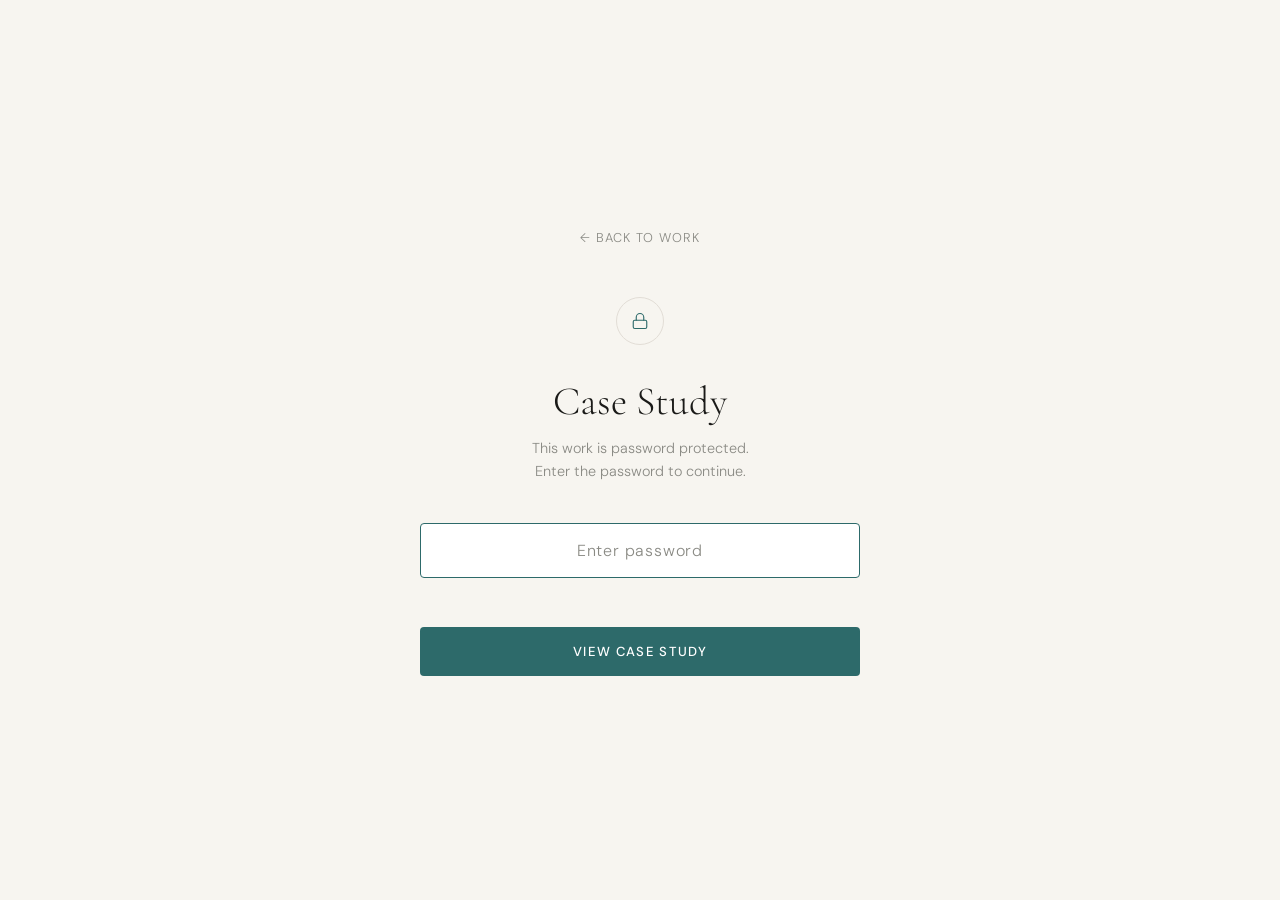
<file: case-diabetes-app.html>
<!DOCTYPE html>
<html lang="en">
<head>
  <meta charset="UTF-8" />
  <meta name="viewport" content="width=device-width, initial-scale=1.0" />
  <title>Diabetes App — Lauren Pittock</title>
  <link rel="stylesheet" href="style.css" />
  <link rel="preconnect" href="https://fonts.googleapis.com">
  <link rel="preconnect" href="https://fonts.gstatic.com" crossorigin>
  <link href="https://fonts.googleapis.com/css2?family=Cormorant+Garamond:ital,wght@0,300;0,400;0,600;1,300;1,400&family=DM+Sans:wght@300;400;500&display=swap" rel="stylesheet">
  <script>
    if (sessionStorage.getItem("lp_auth") !== "true") {
      window.location.href = "gate.html?case=diabetes-app";
    }
  </script>
  <style>
    .case-hero { border-bottom: none; }

    .case-body-text {
      font-size: 1rem;
      color: var(--ink-light);
      line-height: 1.85;
      max-width: 680px;
      margin-bottom: 1.25rem;
    }
    .case-body-text:last-child { margin-bottom: 0; }

    .case-body-list {
      max-width: 680px;
      margin: 0 0 1.25rem 0;
      padding-left: 1.4rem;
      color: var(--ink-light);
      font-size: 1rem;
      line-height: 1.85;
    }
    .case-body-list li {
      margin-bottom: 0.4rem;
    }

    .context-layout {
      display: grid;
      grid-template-columns: 1fr 340px;
      gap: 3rem;
      align-items: start;
      margin-top: 1.5rem;
    }
    .context-img {
      display: block;
      width: 100%;
      border-radius: var(--radius);
      object-fit: cover;
    }
    .context-img-caption {
      font-size: 0.72rem;
      color: var(--ink-muted);
      font-style: italic;
      margin-top: 0.5rem;
      line-height: 1.5;
    }

    .case-img-full {
      display: block;
      width: 100%;
      margin: 2.5rem 0 0.75rem;
      border-radius: var(--radius);
      object-fit: cover;
      max-height: 480px;
    }

    .case-img-caption-editorial {
      text-align: left;
      font-size: 0.72rem;
      color: var(--ink-muted);
      font-style: italic;
      margin-bottom: 2.5rem;
    }

    .case-img-inset-wrap {
      width: 42%;
      margin: 2.5rem auto 2.5rem;
    }
    .case-img-inset-wrap img {
      display: block;
      width: 100%;
      border-radius: var(--radius);
    }
    .case-img-inset-wrap .case-img-caption-editorial { margin-bottom: 0; }

    .case-img-training-wrap {
      width: 55%;
      margin: 2rem auto 2.5rem;
    }
    .case-img-training-wrap img {
      display: block;
      width: 100%;
      border-radius: var(--radius);
      opacity: 0.92;
    }
    .case-img-training-wrap .case-img-caption-editorial { margin-bottom: 0; }

    .process-layout {
      display: grid;
      grid-template-columns: 1fr 300px;
      gap: 3rem;
      align-items: start;
      margin-top: 1.5rem;
    }

    /* Two-column image grid for side-by-side artifacts */
    .case-img-pair {
      display: grid;
      grid-template-columns: 1fr 1fr;
      gap: 1.5rem;
      margin: 2.5rem 0;
      align-items: start;
    }
    .case-img-pair-item img {
      display: block;
      width: 100%;
      border-radius: var(--radius);
      opacity: 0.92;
    }
    .case-img-pair-item .case-img-caption-editorial {
      margin-bottom: 0;
      margin-top: 0.5rem;
    }

    @media (max-width: 900px) {
      .process-layout { grid-template-columns: 1fr; }
      .context-layout { grid-template-columns: 1fr; }
      .case-img-inset-wrap,
      .case-img-training-wrap { width: 100%; }
      .case-img-pair { grid-template-columns: 1fr; }
    }

    .pull-quote {
      margin: 3.5rem 0;
    }
    .pull-quote-text {
      font-family: var(--serif);
      font-size: clamp(1.35rem, 2.2vw, 1.85rem);
      font-weight: 300;
      line-height: 1.5;
      color: var(--ink);
      max-width: 800px;
      margin-bottom: 1rem;
    }
    .pull-quote-attr {
      font-size: 0.82rem;
      color: var(--ink-muted);
      font-style: italic;
    }

    .quote-box {
      background: var(--white);
      border: 1px solid var(--warm-line);
      border-left: 3px solid var(--teal);
      padding: 1.5rem 2rem;
      border-radius: 0 var(--radius) var(--radius) 0;
      margin: 2rem 0;
      max-width: 680px;
    }
    .quote-box p {
      font-family: var(--serif);
      font-size: 1.1rem;
      font-style: italic;
      color: var(--ink);
      line-height: 1.6;
      margin: 0 0 0.6rem;
    }
    .quote-box-attr {
      font-size: 0.78rem;
      color: var(--ink-muted);
      font-style: italic;
    }

    .case-meta-table {
      display: grid;
      grid-template-columns: 1fr 1fr 2fr;
      gap: 2rem;
      padding: 2.5rem 0;
      border-top: 1px solid var(--warm-line);
      border-bottom: 1px solid var(--warm-line);
      margin-bottom: 4.5rem;
    }
    .case-meta-label {
      font-size: 0.72rem;
      font-weight: 500;
      letter-spacing: 0.12em;
      text-transform: uppercase;
      color: var(--ink-muted);
      margin-bottom: 0.6rem;
    }
    .case-meta-value {
      font-size: 0.95rem;
      color: var(--ink-light);
      line-height: 1.65;
    }

    .mindsets-table {
      width: 100%;
      max-width: 680px;
      border-collapse: collapse;
      margin: 2rem 0 2.5rem;
    }
    .mindsets-table th {
      font-size: 0.72rem;
      font-weight: 500;
      letter-spacing: 0.1em;
      text-transform: uppercase;
      color: var(--ink-muted);
      text-align: left;
      padding: 0.6rem 1rem 0.6rem 0;
      border-bottom: 1px solid var(--warm-line);
    }
    .mindsets-table td {
      font-size: 0.95rem;
      color: var(--ink-light);
      line-height: 1.6;
      padding: 0.75rem 1rem 0.75rem 0;
      border-bottom: 1px solid var(--warm-line);
      vertical-align: top;
    }
    .mindsets-table tr:last-child td { border-bottom: none; }
  </style>
</head>
<body class="case-body">

  <nav>
    <a href="index.html" class="nav-name">Lauren Pittock</a>
    <div class="nav-links"></div>
  </nav>

  <div class="case-hero">
    <a href="index.html" class="case-hero-back">← All work</a>

    <div class="case-hero-meta">
      <span class="case-tag">Research</span>
      <span class="case-tag">Product Strategy</span>
      <span class="case-tag">Concept Design</span>
      <span class="case-industry">Healthcare</span>
    </div>

    <h1 class="case-hero-title">How might we engage people with diabetes?</h1>

    <p class="case-hero-summary">A diabetes device manufacturer wanted to build a daily-use app. Research revealed something unexpected: people with diabetes actively avoid diabetes. That single insight pivoted the entire product strategy and opened up a market nearly 50x larger than originally scoped.</p>

    <div class="case-hero-stats">
      <div class="stat-item">
        <span class="stat-value">~300M</span>
        <span class="stat-label">Potential customers identified through market reframe</span>
      </div>
      <div class="stat-item">
        <span class="stat-value">4</span>
        <span class="stat-label">Core app features designed and prototyped for testing</span>
      </div>
    </div>
  </div>

  <div class="case-content">

    <!-- META ROW -->
    <div class="case-meta-table">
      <div>
        <div class="case-meta-label">Role</div>
        <div class="case-meta-value">Senior Strategist</div>
      </div>
      <div>
        <div class="case-meta-label">Industry</div>
        <div class="case-meta-value">Healthcare</div>
      </div>
      <div>
        <div class="case-meta-label">Methods</div>
        <div class="case-meta-value">Secondary research · Competitive benchmarking · Market sizing · Diary study · Virtual ethnographic interviews · Insight synthesis · Strategic imperative development · App prototyping</div>
      </div>
    </div>

    <!-- CONTEXT -->
    <div class="case-section">
      <div class="case-section-label">Context</div>
      <h3>From hardware to habit</h3>

      <div class="context-layout">
        <div>
          <p class="case-body-text">A major diabetes device manufacturer had built its business around physical products. With the category shifting toward digital health, they wanted to expand into software and create an app that engaged people with diabetes on a daily basis. The goal was to become a trusted part of their health routine, not just a tool they reached for at the doctor's office.</p>
          <p class="case-body-text">As Content Contributor, I led research interviews, contributed to insight development, and shaped strategic recommendations. I also worked with designers develop the concept to prepare for testing.</p>
        </div>
        <div>
          <img src="diabetes-concept-board.png" alt="In-progress concept board showing app framework sketches and sticky note clustering" class="context-img" />
          <p class="context-img-caption">Early-stage concept board from the synthesis phase.</p>
        </div>
      </div>
    </div>

    <!-- RESEARCH -->
    <div class="case-section">
      <div class="case-section-label">Research</div>
      <h3>People see themselves as people, not patients</h3>

      <p class="case-body-text">The research combined secondary research on behavior change and competitive benchmarking with a single-entry diary study followed by virtual ethnographic interviews with people with diabetes. A key methodological choice shaped everything: we ran the study as a general health and wellness study without disclosing the diabetes focus. Participants did not bring up diabetes until directly asked. They talked about their sleep, stress, exercise, and relationships and avoided the topic entirely.</p>

      <p class="case-body-text">Two findings held consistently across participants:</p>

      <ul class="case-body-list">
        <li>People with diabetes feel <em>shame</em> rather than guilt about their condition. Guilt says "I did something bad." Shame says "I am something bad." Diabetes apps that lead with diabetes reinforce that shame response.</li>
        <li>69% of apps that PWDs use to manage their health are wellness apps, not diabetes apps. People were already solving for this, just without a diabetes-specific product.</li>
      </ul>
    </div>

    <!-- STRATEGY -->
    <div class="case-section">
      <div class="case-section-label">Strategy</div>
      <h3>From diabetes management to metabolic health</h3>

      <div class="process-layout">
        <div>
          <p class="case-body-text">The research led to a strategic pivot with real market consequences. Instead of building a diabetes app, we recommended building a metabolic health app — one that could appeal to people with diabetes without triggering the shame response, while simultaneously expanding the product's addressable market.</p>
          <p class="case-body-text">The original scope was approximately 6M insulin-treated Type 2 patients. Reframing around metabolic health opened the product to Type 2 non-insulin users (32.7M), pre-diabetics (88M), and the metabolically unhealthy (161.7M) — a potential market of nearly 300M people who share a common underlying need.</p>
          <p class="case-body-text">A parallel strategic imperative: go direct to consumers before engaging physicians and payers. Building for payers first creates the risk of producing an over-medicalized product that alienates the very users it needs to reach. Consumer adoption drives provider and payer engagement, not the other way around.</p>
        </div>
        <div class="quote-box" style="margin: 0;">
          <p>"Lauren gets it done. And she doesn't skimp on quality. In working on the diabetes market, Lauren pushed until she made it work after a week of searching. She set up a time with another teammate to ask for help, created Excel models, and cracked it. It was a tour-de-initiative and acuity that I could never have done."</p>
          <span class="quote-box-attr">— Jump Associates Teammate</span>
        </div>
      </div>
    </div>

    <!-- Market chart + D2C diagram side by side -->
    <div class="case-img-pair">
      <div class="case-img-pair-item">
        <img src="diabetes-market-chart.png" alt="U.S. diabetes prevalence and projected growth chart showing expanded addressable market" />
        <p class="case-img-caption-editorial">The expanded addressable market: from insulin-treated diabetes to the full metabolic health segment.</p>
      </div>
      <div class="case-img-pair-item">
        <img src="diabetes-d2c-diagram.png" alt="Diagram showing direct-to-consumer strategy, bypassing payers and providers to reach PWDs first" />
        <p class="case-img-caption-editorial">The go-to-market imperative: reach consumers first, attract payers and providers through demonstrated engagement.</p>
      </div>
    </div>

    <!-- CONCEPT -->
    <div class="case-section">
      <div class="case-section-label">Concept</div>
      <h3>A wellness app that helps you find habits that work for you</h3>

      <p class="case-body-text">The resulting concept — a metabolic wellness app called In Touch — was built around four core features. Track lets users monitor the health metrics that matter most to them. Insights reveals connections between their behaviors and how they feel. Explore surfaces tips and reflections from a matched community of people with similar physiological profiles. Try lets users pick habits to experiment with over a defined period.</p>

      <p class="case-body-text">Five design attributes guided every decision: Simple, Empowering, Joyful, Safe, and Fulfilling. The framing was deliberate. None of the attributes reference diabetes. The product was designed to feel like a wellness tool first, not a disease management tool.</p>
    </div>

    <!-- Four screens + design attributes side by side -->
    <div class="case-img-pair">
      <div class="case-img-pair-item">
        <img src="diabetes-four-screens.png" alt="Four app screens showing Track, Insights, Explore, and Try features" />
        <p class="case-img-caption-editorial">Four core features prototyped for usability testing.</p>
      </div>
      <div class="case-img-pair-item">
        <img src="diabetes-design-attributes.png" alt="Five design attributes: Simple, Empowering, Joyful, Safe, Fulfilling" />
        <p class="case-img-caption-editorial">Five design attributes guiding the full product experience.</p>
      </div>
    </div>

    <!-- OUTCOMES -->
    <div class="case-section">
      <div class="case-section-label">Outcomes</div>
      <h3>A strategic pivot backed by research</h3>
      <p class="case-body-text">The project delivered a reframed product strategy, a validated market expansion rationale, and a prototyped app concept ready for usability testing. The core recommendation — lead with metabolic health, go direct to consumers, and design out the shame trigger — held across every dimension of the research.</p>

      <div class="outcome-grid">
        <div class="outcome-card">
          <div class="stat-value">6M → ~300M</div>
          <div class="stat-label">Addressable market expansion through metabolic health reframe</div>
        </div>
        <div class="outcome-card">
          <div class="stat-value">4 features</div>
          <div class="stat-label">Prototyped and tested: Track, Insights, Explore, Try</div>
        </div>
        <div class="outcome-card">
          <div class="stat-value">5 principles</div>
          <div class="stat-label">Design attributes guiding the full product experience</div>
        </div>
      </div>
    </div>

    <!-- WHAT I LEARNED -->
    <div class="case-section">
      <div class="case-section-label">What I learned</div>
      <h3>On the value of blinding the research topic</h3>
      <p class="case-body-text">How you frame a study shapes what you find. Running this as a general health and wellness study rather than a diabetes study removed the social desirability bias that would have colored every response. The avoidance behavior that became the cornerstone of our strategy only surfaced because participants weren't primed to perform wellness around diabetes. I now treat research framing and screener design as strategic decisions in their own right — particularly on topics where identity and stigma are in play.</p>
    </div>

  </div>

  <div class="case-nav">
    <div>
    </div>
    <a href="index.html" style="font-size:0.82rem; color: var(--ink-muted); letter-spacing:0.05em;">← Back to all work</a>
  </div>

  <footer>
    <div class="footer-left">
      <span>Lauren Pittock</span>
      <span class="dot">·</span>
      <span>San Francisco, CA</span>
    </div>
    <div class="footer-right">
      <a href="mailto:ldrakepittock@gmail.com">ldrakepittock@gmail.com</a>
    </div>
  </footer>

  <script>
    const nav = document.querySelector('nav');
    window.addEventListener('scroll', () => {
      nav.classList.toggle('scrolled', window.scrollY > 20);
    });
  </script>

</body>
</html>
</file>
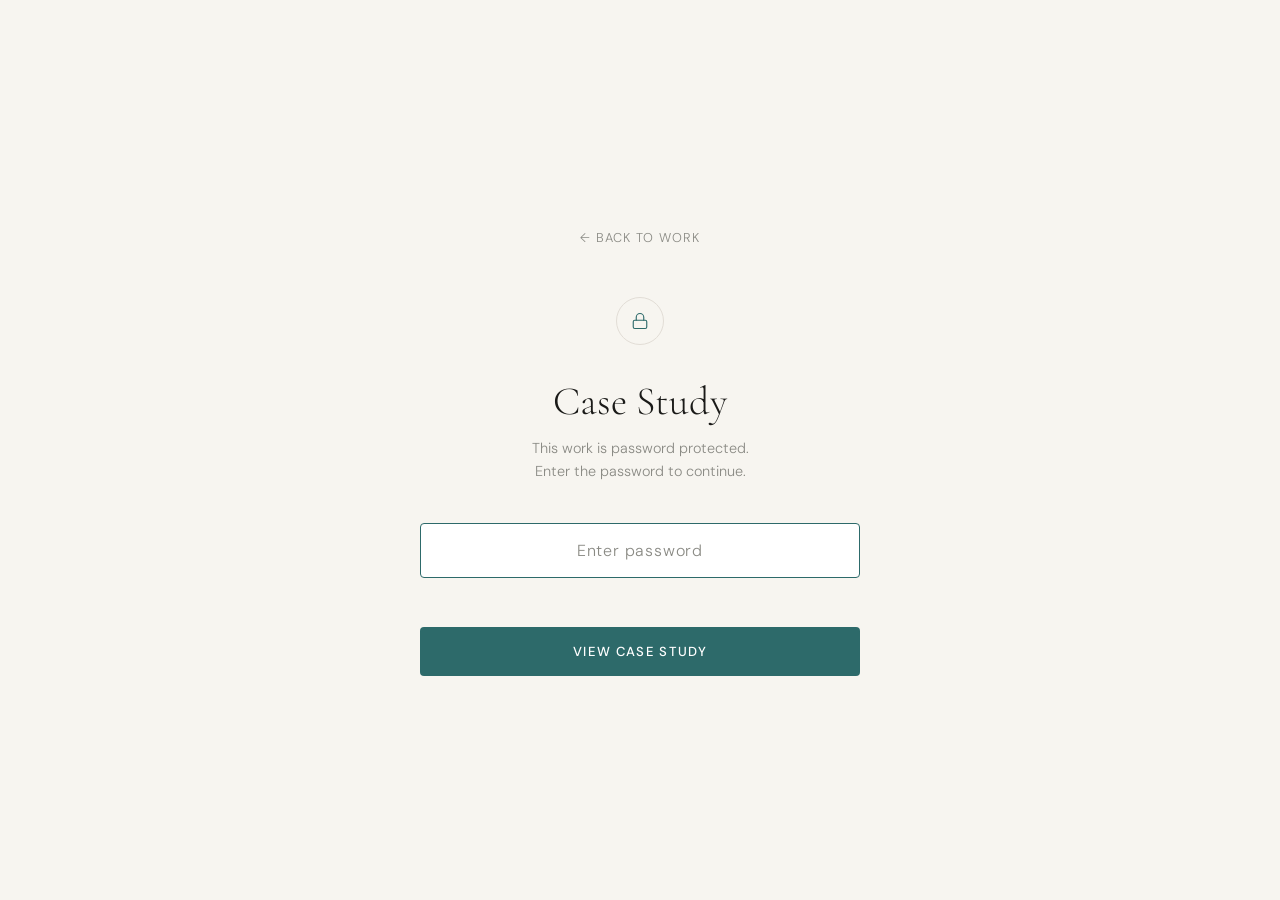
<file: case-fintech-onboarding.html>
<!DOCTYPE html>
<html lang="en">
<head>
  <meta charset="UTF-8" />
  <meta name="viewport" content="width=device-width, initial-scale=1.0" />
  <title>Intuit Onboarding — Lauren Pittock</title>
  <link rel="stylesheet" href="style.css" />
  <link rel="preconnect" href="https://fonts.googleapis.com">
  <link rel="preconnect" href="https://fonts.gstatic.com" crossorigin>
  <link href="https://fonts.googleapis.com/css2?family=Cormorant+Garamond:ital,wght@0,300;0,400;0,600;1,300;1,400&family=DM+Sans:wght@300;400;500&display=swap" rel="stylesheet">
  <script>
    if (sessionStorage.getItem("lp_auth") !== "true") {
      window.location.href = "gate.html?case=intuit-onboarding";
    }
  </script>
</head>
<body class="case-body">

  <nav>
    <a href="index.html" class="nav-name">Lauren Pittock</a>
    <div class="nav-links">
    </div>
  </nav>

  <div class="case-hero">
    <a href="index.html" class="case-hero-back">← All work</a>

    <div class="case-hero-meta">
      <span class="case-tag">Service Design</span>
      <span class="case-tag">Journey Mapping</span>
      <span class="case-industry">FinTech · Intuit (via Akraya)</span>
    </div>

    <h1 class="case-hero-title">How might we transform the onboarding experience?</h1>

    <p class="case-hero-summary">Intuit's customer onboarding process was slow, inconsistent, and invisible to most of the teams involved in delivering it. I led service design research and blueprinting work to map the reality, surface friction, and build a scalable path forward.</p>

    <div class="case-hero-stats">
      <div class="stat-item">
        <span class="stat-value">30+→7</span>
        <span class="stat-label">Days to onboard (SLA reduction)</span>
      </div>
      <div class="stat-item">
        <span class="stat-value">$200K</span>
        <span class="stat-label">Revenue opportunity identified</span>
      </div>
      <div class="stat-item">
        <span class="stat-value">30+</span>
        <span class="stat-label">Stakeholders & employees researched</span>
      </div>
    </div>
  </div>

  <div class="case-content">

    <!-- CONTEXT -->
    <div class="case-section">
      <div class="case-section-label">Context</div>
      <h3>An onboarding experience no one owned end-to-end</h3>
      <p>Intuit's customer onboarding involved multiple teams — product, sales, engineering, and operations — each responsible for their own piece, but with no shared view of the full journey. Customers experienced delays, confusion, and dropped handoffs. Internally, teams were solving for their slice without visibility into the broader problem.</p>
      <p>My role was to bring the whole system into view: research the current experience, map it in a way that surfaced cross-team dependencies, and facilitate alignment on a better future state.</p>
      <div class="role-pill">Role: Senior Service Designer</div>
    </div>

    <!-- PROCESS -->
    <div class="case-section">
      <div class="case-section-label">Process</div>
      <h3>From fragmented pieces to a coherent system</h3>

      <div class="process-steps">
        <div class="process-step">
          <span class="step-num">01</span>
          <span class="step-title">Discovery Research</span>
          <span class="step-desc">30+ interviews with stakeholders and frontline employees to understand the lived experience of onboarding</span>
        </div>
        <div class="process-step">
          <span class="step-num">02</span>
          <span class="step-title">Journey Mapping</span>
          <span class="step-desc">Current-state maps tracking emotional and operational friction across all customer touchpoints</span>
        </div>
        <div class="process-step">
          <span class="step-num">03</span>
          <span class="step-title">Service Blueprinting</span>
          <span class="step-desc">Blueprints connecting people, processes, tools, and product systems to expose cross-team dependencies</span>
        </div>
        <div class="process-step">
          <span class="step-num">04</span>
          <span class="step-title">Co-Design Workshops</span>
          <span class="step-desc">Cross-functional sessions with product, design, sales, and operations to envision the future state</span>
        </div>
        <div class="process-step">
          <span class="step-num">05</span>
          <span class="step-title">Design Principles</span>
          <span class="step-desc">Lightweight principles and templates to embed journey-based thinking across teams</span>
        </div>
      </div>
    </div>

    <!-- RESEARCH -->
    <div class="case-section">
      <div class="case-section-label">Research</div>
      <h3>Surfacing what the data couldn't show</h3>
      <p>The quantitative data showed onboarding took 30+ days on average — but it couldn't explain why, or where customers felt most lost. Through interviews with frontline employees and stakeholders, I was able to identify the specific moments where handoffs broke down, where systems didn't talk to each other, and where customers were left without clear next steps.</p>

      <div class="insight-block">
        <p>The biggest source of delay wasn't any single team's failure — it was the <em>gaps between teams</em>. No one had a shared view of what "done" looked like at each stage, so handoffs were unclear and customers fell through the cracks.</p>
      </div>

      <div class="img-placeholder">
        <div class="img-placeholder-icon">
          <svg width="16" height="16" viewBox="0 0 24 24" fill="none" stroke="currentColor" stroke-width="1.5"><rect x="3" y="3" width="18" height="18" rx="2"/><circle cx="8.5" cy="8.5" r="1.5"/><polyline points="21 15 16 10 5 21"/></svg>
        </div>
        <span class="img-placeholder-text">Add your current-state journey map or research artifacts here</span>
      </div>
    </div>

    <!-- SERVICE DESIGN -->
    <div class="case-section">
      <div class="case-section-label">Service Design</div>
      <h3>Making the invisible visible</h3>
      <p>The service blueprints were the central deliverable that changed how teams saw the problem. For the first time, product, sales, engineering, and ops could see their work alongside each other — and understand how their decisions downstream affected other teams and customers.</p>
      <p>I also built reusable frameworks and lightweight templates (leveraging AI tools including Cursor) to make journey-based thinking scalable across the organization, not dependent on a service designer being in the room.</p>

      <div class="img-placeholder">
        <div class="img-placeholder-icon">
          <svg width="16" height="16" viewBox="0 0 24 24" fill="none" stroke="currentColor" stroke-width="1.5"><rect x="3" y="3" width="18" height="18" rx="2"/><circle cx="8.5" cy="8.5" r="1.5"/><polyline points="21 15 16 10 5 21"/></svg>
        </div>
        <span class="img-placeholder-text">Add your service blueprint or future-state diagram here</span>
      </div>
    </div>

    <!-- OUTCOMES -->
    <div class="case-section">
      <div class="case-section-label">Outcomes</div>
      <h3>Alignment unlocked action</h3>

      <div class="outcome-grid">
        <div class="outcome-card">
          <div class="stat-value">30+→7</div>
          <div class="stat-label">Days — onboarding SLA reduction through redesigned workflows</div>
        </div>
        <div class="outcome-card">
          <div class="stat-value">$200K</div>
          <div class="stat-label">Revenue opportunity identified via sales motion for 400 existing customers</div>
        </div>
        <div class="outcome-card">
          <div class="stat-value">5+</div>
          <div class="stat-label">Teams aligned on shared future-state onboarding experience</div>
        </div>
      </div>
    </div>

    <!-- REFLECTION -->
    <div class="case-section">
      <div class="case-section-label">Reflection</div>
      <h3>What I'd do differently</h3>
      <p>Service blueprinting is a powerful tool for creating organizational alignment — but it can become unwieldy if it tries to capture everything at once. In this project, I learned to scope blueprints to specific journeys rather than the entire onboarding system, which made them more actionable in workshop settings.</p>
      <p>I'd also invest earlier in building internal champions who can carry the journey-based thinking forward. Templates and frameworks help, but the mindset shift requires people inside the organization who believe in the approach and can advocate for it when I'm not in the room.</p>
    </div>

  </div>

  <div class="case-nav">
    <div>
      <div class="case-nav-label">Next case study</div>
      <a href="gate.html?case=diabetes-app">
        <div class="case-nav-title">How might we engage people with diabetes? →</div>
      </a>
    </div>
    <a href="index.html" style="font-size:0.82rem; color: var(--ink-muted); letter-spacing:0.05em;">← Back to all work</a>
  </div>

  <footer>
    <div class="footer-left">
      <span>Lauren Pittock</span>
      <span class="dot">·</span>
      <span>San Francisco, CA</span>
    </div>
    <div class="footer-right">
      <a href="mailto:ldrakepittock@gmail.com">ldrakepittock@gmail.com</a>
    </div>
  </footer>

</body>
</html>
</file>
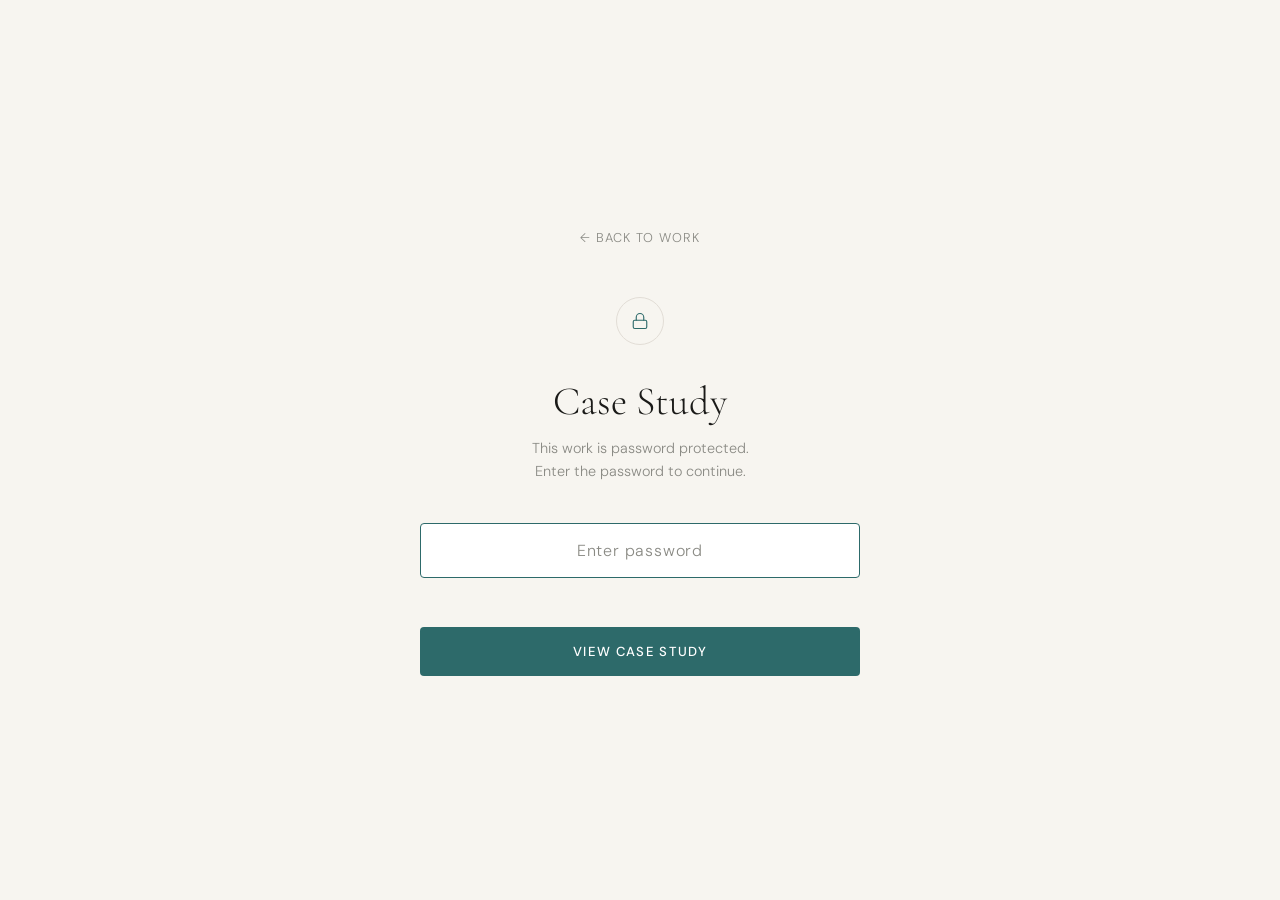
<file: case-keybank-inbranch.html>
<!DOCTYPE html>
<html lang="en">
<head>
  <meta charset="UTF-8" />
  <meta name="viewport" content="width=device-width, initial-scale=1.0" />
  <title>KeyBank In-Branch — Lauren Pittock</title>
  <link rel="stylesheet" href="style.css" />
  <link rel="preconnect" href="https://fonts.googleapis.com">
  <link rel="preconnect" href="https://fonts.gstatic.com" crossorigin>
  <link href="https://fonts.googleapis.com/css2?family=Cormorant+Garamond:ital,wght@0,300;0,400;0,600;1,300;1,400&family=DM+Sans:wght@300;400;500&display=swap" rel="stylesheet">
  <script>
    if (sessionStorage.getItem("lp_auth") !== "true") {
      window.location.href = "gate.html?case=keybank-inbranch";
    }
  </script>
  <style>
    .case-hero { border-bottom: none; }

    .case-body-text {
      font-size: 1rem;
      color: var(--ink-light);
      line-height: 1.85;
      max-width: 680px;
      margin-bottom: 1.25rem;
    }
    .case-body-text:last-child { margin-bottom: 0; }

    /* Bulleted list in body */
    .case-body-list {
      max-width: 680px;
      margin: 0 0 1.25rem 0;
      padding-left: 1.4rem;
      color: var(--ink-light);
      font-size: 1rem;
      line-height: 1.85;
    }
    .case-body-list li {
      margin-bottom: 0.4rem;
    }

    /* Context: tools image beside text */
    .context-layout {
      display: grid;
      grid-template-columns: 1fr 340px;
      gap: 3rem;
      align-items: start;
      margin-top: 1.5rem;
    }
    .context-img {
      display: block;
      width: 100%;
      border-radius: var(--radius);
      object-fit: cover;
    }
    .context-img-caption {
      font-size: 0.72rem;
      color: var(--ink-muted);
      font-style: italic;
      margin-top: 0.5rem;
      line-height: 1.5;
    }

    /* Full-width workshop photo */
    .case-img-full {
      display: block;
      width: 100%;
      margin: 2.5rem 0 0.75rem;
      border-radius: var(--radius);
      object-fit: cover;
      max-height: 480px;
    }


    .case-img-caption-editorial {
      text-align: left;
      font-size: 0.72rem;
      color: var(--ink-muted);
      font-style: italic;
      margin-bottom: 2.5rem;
    }

    /* Caption wrapper aligned to inset image width */
    .case-img-inset-wrap {
      width: 42%;
      margin: 2.5rem auto 2.5rem;
    }
    .case-img-inset-wrap img {
      display: block;
      width: 100%;
      border-radius: var(--radius);
    }
    .case-img-inset-wrap .case-img-caption-editorial { margin-bottom: 0; }

    /* Caption wrapper aligned to training image width */
    .case-img-training-wrap {
      width: 55%;
      margin: 2rem auto 2.5rem;
    }
    .case-img-training-wrap img {
      display: block;
      width: 100%;
      border-radius: var(--radius);
      opacity: 0.92;
    }
    .case-img-training-wrap .case-img-caption-editorial { margin-bottom: 0; }

    /* Process: text left, quote box right */
    .process-layout {
      display: grid;
      grid-template-columns: 1fr 300px;
      gap: 3rem;
      align-items: start;
      margin-top: 1.5rem;
    }

    @media (max-width: 900px) {
      .process-layout { grid-template-columns: 1fr; }
      .case-img-inset-wrap,
      .case-img-training-wrap { width: 100%; }
    }

    /* Large display pull quote */
    .pull-quote {
      margin: 3.5rem 0;
    }
    .pull-quote-text {
      font-family: var(--serif);
      font-size: clamp(1.35rem, 2.2vw, 1.85rem);
      font-weight: 300;
      line-height: 1.5;
      color: var(--ink);
      max-width: 800px;
      margin-bottom: 1rem;
    }
    .pull-quote-attr {
      font-size: 0.82rem;
      color: var(--ink-muted);
      font-style: italic;
    }

    /* Inline quote box (white card style) */
    .quote-box {
      background: var(--white);
      border: 1px solid var(--warm-line);
      border-left: 3px solid var(--teal);
      padding: 1.5rem 2rem;
      border-radius: 0 var(--radius) var(--radius) 0;
      margin: 2rem 0;
      max-width: 680px;
    }
    .quote-box p {
      font-family: var(--serif);
      font-size: 1.1rem;
      font-style: italic;
      color: var(--ink);
      line-height: 1.6;
      margin: 0 0 0.6rem;
    }
    .quote-box-attr {
      font-size: 0.78rem;
      color: var(--ink-muted);
      font-style: italic;
    }

    /* Meta table */
    .case-meta-table {
      display: grid;
      grid-template-columns: 1fr 1fr 2fr;
      gap: 2rem;
      padding: 2.5rem 0;
      border-top: 1px solid var(--warm-line);
      border-bottom: 1px solid var(--warm-line);
      margin-bottom: 4.5rem;
    }
    .case-meta-label {
      font-size: 0.72rem;
      font-weight: 500;
      letter-spacing: 0.12em;
      text-transform: uppercase;
      color: var(--ink-muted);
      margin-bottom: 0.6rem;
    }
    .case-meta-value {
      font-size: 0.95rem;
      color: var(--ink-light);
      line-height: 1.65;
    }

    /* Mindsets table */
    .mindsets-table {
      width: 100%;
      max-width: 680px;
      border-collapse: collapse;
      margin: 2rem 0 2.5rem;
    }
    .mindsets-table th {
      font-size: 0.72rem;
      font-weight: 500;
      letter-spacing: 0.1em;
      text-transform: uppercase;
      color: var(--ink-muted);
      padding: 0 1.5rem 0.75rem 0;
      text-align: left;
      border-bottom: 1px solid var(--warm-line);
    }
    .mindsets-table td {
      font-size: 0.95rem;
      color: var(--ink-light);
      line-height: 1.65;
      padding: 0.75rem 1.5rem 0.75rem 0;
      border-bottom: 1px solid var(--warm-line);
      vertical-align: top;
    }
    .mindsets-table td em {
      color: var(--ink);
      font-style: normal;
      font-weight: 500;
    }

    @media (max-width: 768px) {
      .case-meta-table { grid-template-columns: 1fr; }
      .context-layout { grid-template-columns: 1fr; }
      .case-img-inset,
      .case-img-training { width: 100%; }
    }
  </style>
</head>
<body class="case-body">

  <nav>
    <a href="index.html" class="nav-name">Lauren Pittock</a>
    <div class="nav-links">
      <a href="about.html">About</a>
    </div>
  </nav>

  <div class="case-hero">
    <a href="index.html" class="case-hero-back">← All work</a>

    <div class="case-hero-meta">
      <span class="case-tag">Service Design</span>
      <span class="case-tag">Research</span>
      <span class="case-industry">Retail Banking</span>
    </div>

    <h1 class="case-hero-title">How might we improve in-branch experiences?</h1>

    <p class="case-hero-summary">A major retail bank wanted to fundamentally shift how bankers interact with clients. I led a 4-month end-to-end project, from ethnographic research and service blueprinting to piloting and rolling out a new conversational model across 900+ branches.</p>

    <div class="case-hero-stats">
      <div class="stat-item">
        <span class="stat-value">+2.52</span>
        <span class="stat-label">NPS increase</span>
      </div>
      <div class="stat-item">
        <span class="stat-value">+10%</span>
        <span class="stat-label">Scheduled appointments</span>
      </div>
      <div class="stat-item">
        <span class="stat-value">900+</span>
        <span class="stat-label">Branches impacted</span>
      </div>
      <div class="stat-item">
        <span class="stat-value">14</span>
        <span class="stat-label">Interviews conducted</span>
      </div>
    </div>
  </div>

  <div class="case-content">

    <!-- META ROW -->
    <div class="case-meta-table">
      <div>
        <div class="case-meta-label">Role</div>
        <div class="case-meta-value">Project Lead · Service Designer</div>
      </div>
      <div>
        <div class="case-meta-label">Industry</div>
        <div class="case-meta-value">Retail Banking</div>
      </div>
      <div>
        <div class="case-meta-label">Methods</div>
        <div class="case-meta-value">Service blueprinting · Stakeholder interviews · Ethnographic interviews · Narrative analysis · Co-design facilitation · Pilot design · L&D curriculum development</div>
      </div>
    </div>

    <!-- CONTEXT -->
    <div class="case-section">
      <div class="case-section-label">Context</div>
      <h3>When every banker is on their own</h3>

      <div class="context-layout">
        <div>
          <p class="case-body-text">A major retail bank was grappling with inconsistent client experiences across its branch network. Leadership understood that the banker-client relationship was a primary differentiator in a competitive market, but the quality of those interactions varied significantly from branch to branch and banker to banker.</p>
          <p class="case-body-text">The root of the problem was not motivation or talent. Bankers had no shared language, no common model, and a fragmented toolkit to draw from. Each person was navigating client interactions on their own. The result:</p>
          <ul class="case-body-list">
            <li>Inconsistent client experiences with no standard for what "great" looked like</li>
            <li>Training materials that were disconnected and difficult to apply in the moment</li>
            <li>Leadership without a common framework to coach to</li>
          </ul>
          <p class="case-body-text">As Project Lead and Service Designer, I was asked to scope and deliver a solution within 4 months that could scale across the full branch network.</p>
        </div>
        <div>
          <img src="kb-tools.png" alt="Fragmented tools bankers were navigating" class="context-img" />
          <p class="context-img-caption">The fragmented toolkit bankers were navigating, a key driver of inconsistency.</p>
        </div>
      </div>
    </div>

    <!-- RESEARCH -->
    <div class="case-section">
      <div class="case-section-label">Research</div>
      <h3>Learning from the people already doing it well</h3>

      <p class="case-body-text">The research question was deliberately reframed: rather than asking what bankers should do differently, I went looking for what the best bankers were already doing that others were not. I recruited and led 14 in-depth interviews with bankers nominated for creating exceptional client experiences, selected across a range of roles, geographies, and tenure levels:</p>

      <ul class="case-body-list">
        <li>6 Personal Bankers, 2 Private Client Bankers, 2 Tellers, 4 Branch Managers</li>
        <li>Spanning 6 states: IN, OH, ME, PA, VT, WA</li>
        <li>Tenure from 9 months to 24 years</li>
      </ul>

      <p class="case-body-text">Through narrative analysis, I identified 5 core mindsets that consistently separated high performers from their peers. These were not behaviors to prescribe, but ways of thinking that shaped every aspect of how great bankers showed up with clients.</p>

      <table class="mindsets-table">
        <thead>
          <tr>
            <th>Successful teammates think about…</th>
            <th>Rather than…</th>
          </tr>
        </thead>
        <tbody>
          <tr>
            <td><em>Helping</em> their clients</td>
            <td>Selling to clients</td>
          </tr>
          <tr>
            <td>Relying on their <em>team's expertise</em></td>
            <td>Relying on just their own expertise</td>
          </tr>
          <tr>
            <td>The interaction <em>in and out of the branch</em></td>
            <td>The interaction just in the branch</td>
          </tr>
          <tr>
            <td>Creating <em>unique</em> experiences</td>
            <td>Following just expected norms</td>
          </tr>
          <tr>
            <td>Discovering <em>needs</em></td>
            <td>Fulfilling wants</td>
          </tr>
        </tbody>
      </table>
    </div>


    <!-- DEVELOPMENT -->
    <div class="case-section">
      <div class="case-section-label">Development</div>
      <h3>From insight to model</h3>
      <div class="process-layout">
        <div>
          <p class="case-body-text">The project involved two major cross-functional workshops. The first brought together stakeholders from Sales Enablement, L&D, Corporate Communications, and Marketing to map the current state through service blueprinting, building a shared picture of what was and was not working before anyone started designing solutions.</p>
          <p class="case-body-text">With alignment on the problem, the 5 mindsets from the research became the foundation for design. The second workshop focused on ideation and convergence: I facilitated the group through 20+ versions of a conversational model, pressure-tested 3 candidates, and refined the final version into a framework any banker could internalize and apply.</p>
        </div>
        <div class="quote-box" style="margin: 0;">
          <p>"Lauren did an amazing job. She demonstrated a high degree of originality and creativity and helped us explore new paths on our client experience model. I appreciated her leadership and her ability to build rapport quickly with our partners and leaders."</p>
          <span class="quote-box-attr">— Victor Aranda, SVP Employee Experience</span>
        </div>
      </div>
    </div>

    <!-- WORKSHOP PHOTO — full width -->
    <img src="kb-facilitation.png" alt="Lauren facilitating a cross-functional workshop with KeyBank stakeholders" class="case-img-full" />
    <p class="case-img-caption-editorial">Cross-functional stakeholders during one of two workshops.</p>

    <!-- IMPLEMENTATION -->
    <div class="case-section">
      <div class="case-section-label">Implementation</div>
      <h3>The Relationship Experience Model</h3>
      <p class="case-body-text">The final model is built around 5 C's: <strong>Care, Connect, Clarify, Carry Out,</strong> and <strong>Conclude and Continue.</strong> Care sits at the center as the overarching mindset, the stance of empathy and rapport-building that frames every other step in the interaction. The remaining four provide structure for the conversation itself.</p>
      <p class="case-body-text">The model was not designed to be a script. It was designed to be internalized, making explicit what the best bankers were already doing intuitively, in a form that could be taught, practiced, and coached to consistently.</p>

      <div class="case-img-inset-wrap">
        <img src="kb-model.png" alt="The Relationship Experience Model, 5 C's" />
        <p class="case-img-caption-editorial">The final Relationship Experience Model.</p>
      </div>

      <p class="case-body-text">To support the network-wide rollout, I partnered with Learning and Development to design a full training curriculum: facilitator guides, role-play scenarios, skill practice modules, and leadership coaching tools. The program was built to be delivered by branch leaders without dependence on a central team, which was essential for scaling across 900+ locations in a 4-month window.</p>

      <div class="case-img-training-wrap">
        <img src="kb-training.png" alt="Overview of the Relationship Experience Model training curriculum" />
        <p class="case-img-caption-editorial">Training curriculum delivered across 900+ branches.</p>
      </div>
    </div>

    <!-- OUTCOMES -->
    <div class="case-section">
      <div class="case-section-label">Outcomes</div>
      <h3>Measurable impact within 2 months of pilot</h3>
      <p class="case-body-text">Before the network-wide rollout, the model was piloted in a single market to validate the training approach and measure efficacy. Piloting first was a deliberate design decision: it created space to iterate on the curriculum with real data before committing to full-scale implementation. Results from the pilot market were strong across every tracked metric.</p>

      <div class="outcome-grid">
        <div class="outcome-card">
          <div class="stat-value">84 → 87</div>
          <div class="stat-label">NPS, from rank 13 to rank 2 in market</div>
        </div>
        <div class="outcome-card">
          <div class="stat-value">+10%</div>
          <div class="stat-label">Scheduled appointments in 2 months</div>
        </div>
        <div class="outcome-card">
          <div class="stat-value">+15%</div>
          <div class="stat-label">Financial Wellness Review usage</div>
        </div>
        <div class="outcome-card">
          <div class="stat-value">+4%</div>
          <div class="stat-label">Product Solutions Acted On (PSAO)</div>
        </div>
      </div>
    </div>

    <!-- REFLECTION -->
    <div class="case-section">
      <div class="case-section-label">What I learned</div>
      <h3>On the value of seeing the work in context</h3>
      <p class="case-body-text">This project reinforced something I now build into every research plan: interview data and observational data answer different questions. Our interviews surfaced the mindsets and mental models of great bankers with real depth. What they could not give us was a window into the physical environment, the in-the-moment workarounds, and the edge cases that only emerge when you are watching someone do the actual work. In a future engagement of this scope, pairing ethnographic interviews with in-branch observation from the start would produce a richer and more complete picture of the problem.</p>
    </div>

  </div>

  <div class="case-nav">
    <div>
    </div>
    <a href="index.html" style="font-size:0.82rem; color: var(--ink-muted); letter-spacing:0.05em;">← Back to all work</a>
  </div>

  <footer>
    <div class="footer-left">
      <span>Lauren Pittock</span>
      <span class="dot">·</span>
      <span>San Francisco, CA</span>
    </div>
    <div class="footer-right">
      <a href="mailto:ldrakepittock@gmail.com">ldrakepittock@gmail.com</a>
    </div>
  </footer>

  <script>
    const nav = document.querySelector('nav');
    window.addEventListener('scroll', () => {
      nav.classList.toggle('scrolled', window.scrollY > 20);
    });
  </script>

</body>
</html>
</file>
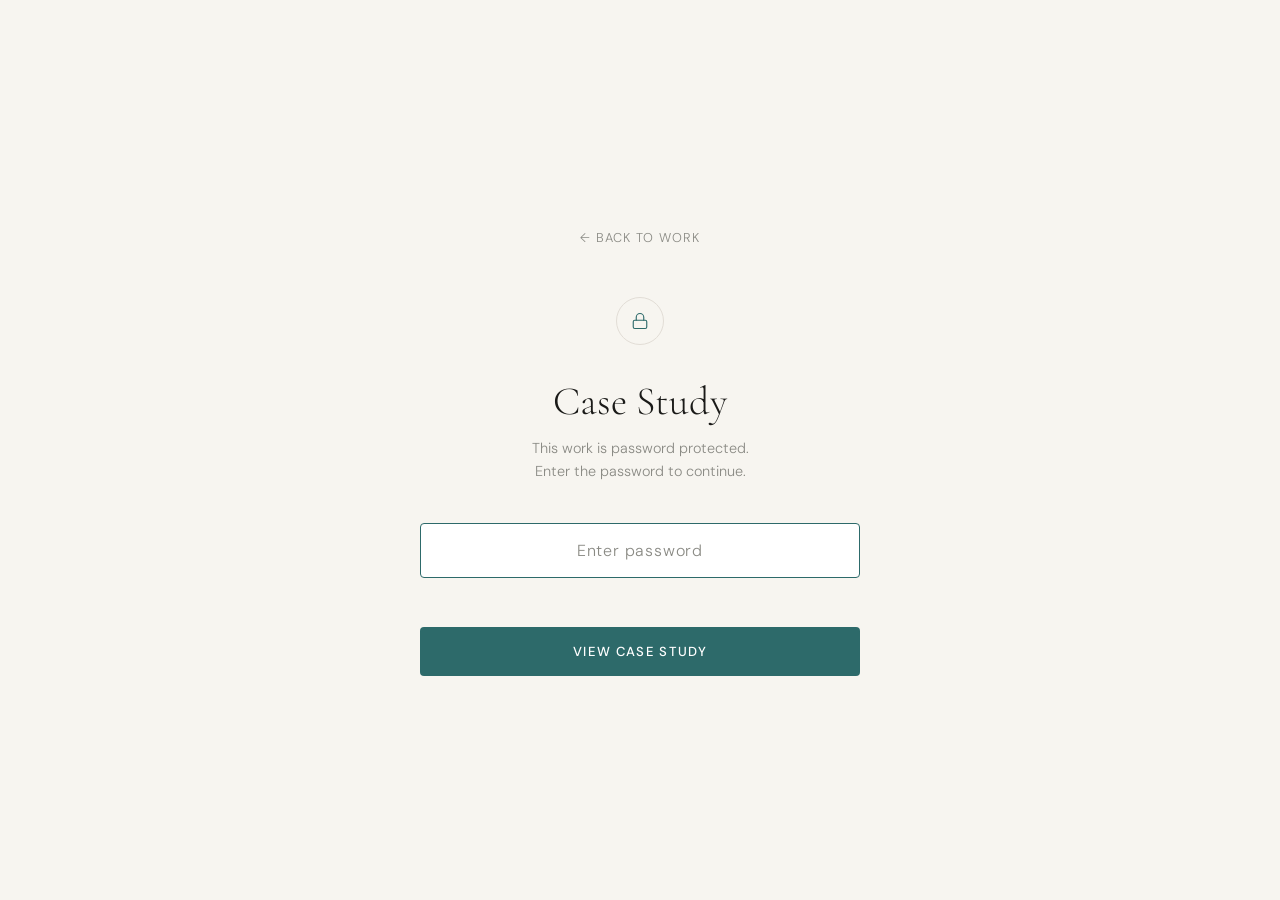
<file: case-marketing-offers.html>
<!DOCTYPE html>
<html lang="en">
<head>
  <meta charset="UTF-8" />
  <meta name="viewport" content="width=device-width, initial-scale=1.0" />
  <title>Marketing Offers — Lauren Pittock</title>
  <link rel="stylesheet" href="style.css" />
  <link rel="preconnect" href="https://fonts.googleapis.com">
  <link rel="preconnect" href="https://fonts.gstatic.com" crossorigin>
  <link href="https://fonts.googleapis.com/css2?family=Cormorant+Garamond:ital,wght@0,300;0,400;0,600;1,300;1,400&family=DM+Sans:wght@300;400;500&display=swap" rel="stylesheet">
  <script>
    if (sessionStorage.getItem("lp_auth") !== "true") {
      window.location.href = "gate.html?case=marketing-offers";
    }
  </script>
</head>
<body class="case-body">

  <nav>
    <a href="index.html" class="nav-name">Lauren Pittock</a>
    <div class="nav-links">
    </div>
  </nav>

  <div class="case-hero">
    <a href="index.html" class="case-hero-back">← All work</a>

    <div class="case-hero-meta">
      <span class="case-tag">Service Design</span>
      <span class="case-tag">Facilitation</span>
      <span class="case-industry">Banking · KeyBank</span>
    </div>

    <h1 class="case-hero-title">How might we simplify marketing offers?</h1>

    <p class="case-hero-summary">KeyBank's marketing premium fulfillment process had been built over decades on legacy systems — no one person or team understood the whole thing. I untangled it through service blueprinting, stakeholder workshops, and careful facilitation, generating 140+ ideas and the org-wide alignment needed to act on them.</p>

    <div class="case-hero-stats">
      <div class="stat-item">
        <span class="stat-value">140+</span>
        <span class="stat-label">Ideas generated across teams</span>
      </div>
      <div class="stat-item">
        <span class="stat-value">5</span>
        <span class="stat-label">Core processes blueprinted</span>
      </div>
      <div class="stat-item">
        <span class="stat-value">2</span>
        <span class="stat-label">Day workshop driving org alignment</span>
      </div>
    </div>
  </div>

  <div class="case-content">

    <!-- CONTEXT -->
    <div class="case-section">
      <div class="case-section-label">Context</div>
      <h3>A process no one fully understood — least of all the people running it</h3>
      <p>KeyBank's Marketing Premium Fulfillment (MPF) process — the system that pays out marketing bonuses when clients open accounts tied to promotional offers — had evolved organically over decades. It existed across 8 variations, touched dozens of teams, and ran on legacy technology that had been patched and workaround-ed into a barely functional state.</p>
      <p>Critically: the people running the process worked in silos. No one had ever seen the whole thing. That invisibility was the root cause of nearly every problem.</p>
      <div class="role-pill">Role: Project Lead</div>
    </div>

    <!-- PROCESS -->
    <div class="case-section">
      <div class="case-section-label">Process</div>
      <h3>Making the system visible before trying to fix it</h3>

      <div class="process-steps">
        <div class="process-step">
          <span class="step-num">01</span>
          <span class="step-title">Offer Mapping</span>
          <span class="step-desc">Co-diagrammed all existing offer types with stakeholders to create a shared taxonomy</span>
        </div>
        <div class="process-step">
          <span class="step-num">02</span>
          <span class="step-title">Focus Groups</span>
          <span class="step-desc">Small group sessions to draft initial service blueprints for each of the 5 core processes</span>
        </div>
        <div class="process-step">
          <span class="step-num">03</span>
          <span class="step-title">Blueprint Validation</span>
          <span class="step-desc">Cross-functional workshop to validate blueprints and surface pain points</span>
        </div>
        <div class="process-step">
          <span class="step-num">04</span>
          <span class="step-title">Ideation</span>
          <span class="step-desc">Generative ideation prompts per pain point cluster, generating 140+ ideas in small groups</span>
        </div>
        <div class="process-step">
          <span class="step-num">05</span>
          <span class="step-title">Prioritization</span>
          <span class="step-desc">Effort/impact matrix voting to identify the most actionable ideas</span>
        </div>
        <div class="process-step">
          <span class="step-num">06</span>
          <span class="step-title">Implementation Plans</span>
          <span class="step-desc">Assigned prioritized ideas to project owners with clear dependencies and next steps</span>
        </div>
      </div>
    </div>

    <!-- SERVICE BLUEPRINTING -->
    <div class="case-section">
      <div class="case-section-label">Service Design</div>
      <h3>Five blueprints. One shared reality.</h3>
      <p>The service blueprints were the pivotal deliverable. Across five process variants (in-branch with targeted offer, in-branch with event-based offer, in-branch with mass market offer, online with mass/targeted offer, and the exceptions process), I mapped the full system: customer actions, frontstage actions, backstage actions, technology touchpoints, and known failure points.</p>
      <p>Seeing these blueprints for the first time was revelatory for many stakeholders. One leader noted that the workshop "opened everyone's eyes to everyone else's challenges because they typically just work in their silo."</p>

      <div class="insight-block">
        <p>The most common source of errors wasn't any team's incompetence — it was the <em>handoffs between teams</em> that nobody had ever formally mapped. Fixing the handoffs was more valuable than optimizing individual steps.</p>
      </div>

      <div class="img-placeholder">
        <div class="img-placeholder-icon">
          <svg width="16" height="16" viewBox="0 0 24 24" fill="none" stroke="currentColor" stroke-width="1.5"><rect x="3" y="3" width="18" height="18" rx="2"/><circle cx="8.5" cy="8.5" r="1.5"/><polyline points="21 15 16 10 5 21"/></svg>
        </div>
        <span class="img-placeholder-text">Add a service blueprint artifact here</span>
      </div>
    </div>

    <!-- IDEATION -->
    <div class="case-section">
      <div class="case-section-label">Ideation & Prioritization</div>
      <h3>140+ ideas, focused down to what matters most</h3>
      <p>Using generative ideation prompts tied directly to the pain points surfaced by the blueprints, small cross-functional groups produced over 140 ideas across two days. Rather than letting the group lose steam in open voting, I structured a two-step prioritization: an effort/impact matrix plotting all ideas, followed by dot voting on the low-effort, high-impact quadrant.</p>
      <p>This gave teams a clear mandate: here are the ideas most worth pursuing, here's who owns them, and here's what needs to happen first.</p>

      <div class="img-placeholder">
        <div class="img-placeholder-icon">
          <svg width="16" height="16" viewBox="0 0 24 24" fill="none" stroke="currentColor" stroke-width="1.5"><rect x="3" y="3" width="18" height="18" rx="2"/><circle cx="8.5" cy="8.5" r="1.5"/><polyline points="21 15 16 10 5 21"/></svg>
        </div>
        <span class="img-placeholder-text">Add your effort/impact prioritization matrix here</span>
      </div>
    </div>

    <!-- OUTCOMES -->
    <div class="case-section">
      <div class="case-section-label">Outcomes</div>
      <h3>Alignment as the primary deliverable</h3>
      <p>The workshop's most significant outcome wasn't any single idea — it was that teams who had never seen each other's work were now working from a shared understanding of the system. Prioritized ideas were assigned to owners, implementation plans were drafted, and leaders had a roadmap for the first time.</p>

      <div class="outcome-grid">
        <div class="outcome-card">
          <div class="stat-value">140+</div>
          <div class="stat-label">Ideas generated and mapped to pain points</div>
        </div>
        <div class="outcome-card">
          <div class="stat-value">5</div>
          <div class="stat-label">End-to-end processes blueprinted for the first time</div>
        </div>
        <div class="outcome-card">
          <div class="stat-value">All LOBs</div>
          <div class="stat-label">Lines of business aligned on the same system view</div>
        </div>
      </div>

      <div class="insight-block">
        <p><em>"Lauren was the main reason the Marketing Fulfillment Workshop worked extremely well... I can't say enough about Lauren's approach."</em> — Martin Davidson, KeyBank</p>
      </div>
    </div>

    <!-- REFLECTION -->
    <div class="case-section">
      <div class="case-section-label">Reflection</div>
      <h3>What I'd do differently</h3>
      <p>The co-diagramming process for mapping offer types was unexpectedly difficult — stakeholders disagreed about basic definitions that seemed obvious to each individual team. In future projects like this, I'd budget significantly more time for the taxonomy phase before any blueprinting begins. Shared language is a prerequisite for shared understanding.</p>
      <p>I'd also push harder for a follow-up session 60 days post-workshop to review progress on the prioritized ideas. The handoff to project owners worked well initially, but without a structured check-in, momentum can stall as day-to-day priorities take over.</p>
    </div>

  </div>

  <div class="case-nav">
    <div>
      <div class="case-nav-label">Back to the beginning</div>
      <a href="gate.html?case=keybank-inbranch">
        <div class="case-nav-title">How might we improve in-branch experiences? →</div>
      </a>
    </div>
    <a href="index.html" style="font-size:0.82rem; color: var(--ink-muted); letter-spacing:0.05em;">← Back to all work</a>
  </div>

  <footer>
    <div class="footer-left">
      <span>Lauren Pittock</span>
      <span class="dot">·</span>
      <span>San Francisco, CA</span>
    </div>
    <div class="footer-right">
      <a href="mailto:ldrakepittock@gmail.com">ldrakepittock@gmail.com</a>
    </div>
  </footer>

</body>
</html>
</file>
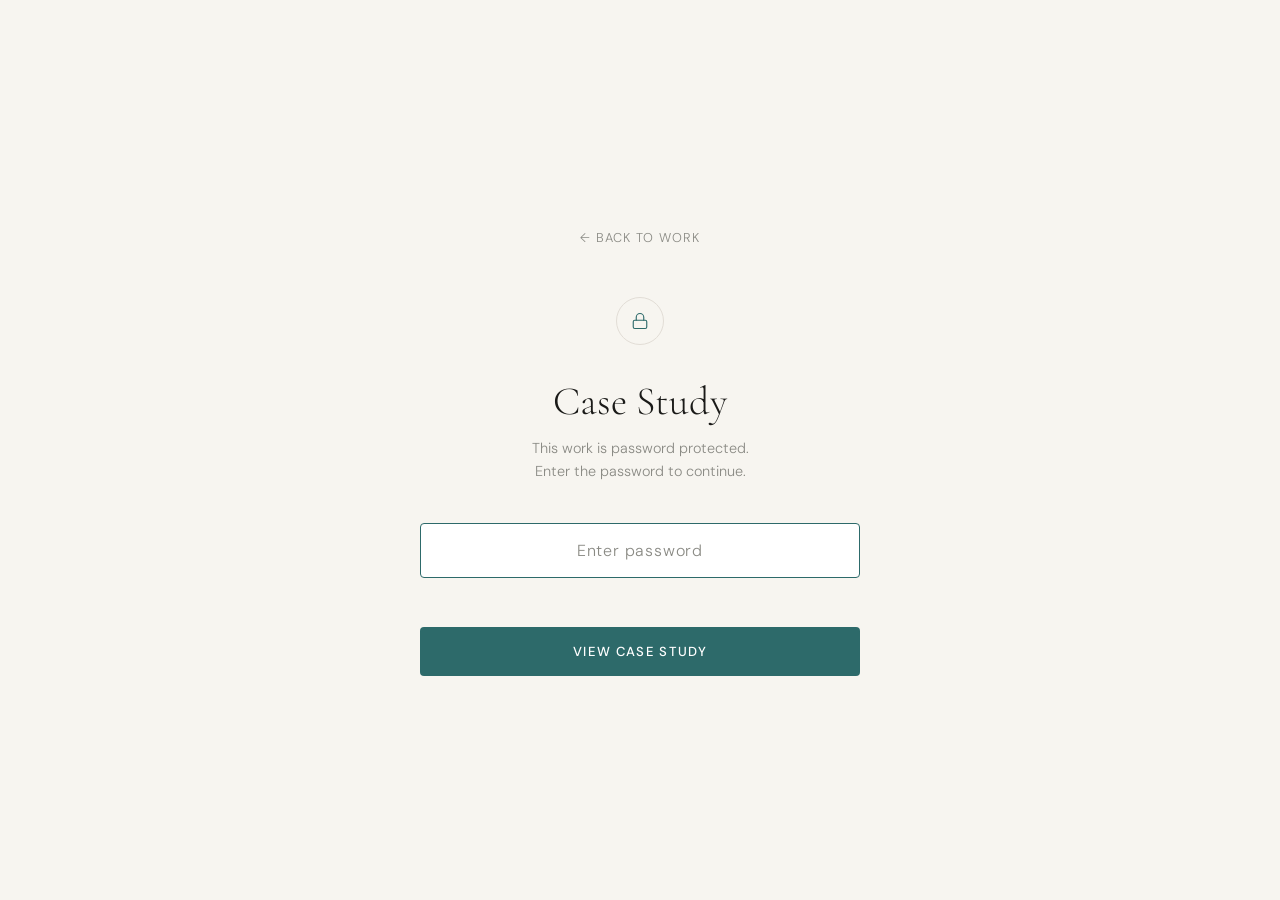
<file: case-united-smb.html>
<!DOCTYPE html>
<html lang="en">
<head>
  <meta charset="UTF-8" />
  <meta name="viewport" content="width=device-width, initial-scale=1.0" />
  <title>Airline SMB Loyalty — Lauren Pittock</title>
  <link rel="stylesheet" href="style.css" />
  <link rel="preconnect" href="https://fonts.googleapis.com">
  <link rel="preconnect" href="https://fonts.gstatic.com" crossorigin>
  <link href="https://fonts.googleapis.com/css2?family=Cormorant+Garamond:ital,wght@0,300;0,400;0,600;1,300;1,400&family=DM+Sans:wght@300;400;500&display=swap" rel="stylesheet">
  <script>
    if (sessionStorage.getItem("lp_auth") !== "true") {
      window.location.href = "gate.html?case=united-smb";
    }
  </script>

  <style>
    .case-hero { border-bottom: none; }

    .case-body-text {
      font-size: 1rem;
      color: var(--ink-light);
      line-height: 1.85;
      max-width: 680px;
      margin-bottom: 1.25rem;
    }
    .case-body-text:last-child { margin-bottom: 0; }

    .case-body-list {
      max-width: 680px;
      margin: 0 0 1.25rem 0;
      padding-left: 1.4rem;
      color: var(--ink-light);
      font-size: 1rem;
      line-height: 1.85;
    }
    .case-body-list li {
      margin-bottom: 0.4rem;
    }

    /* Context: image beside text */
    .context-layout {
      display: grid;
      grid-template-columns: 1fr 340px;
      gap: 3rem;
      align-items: start;
      margin-top: 1.5rem;
    }
    .context-img {
      display: block;
      width: 100%;
      border-radius: var(--radius);
      object-fit: cover;
    }
    .context-img-caption {
      font-size: 0.72rem;
      color: var(--ink-muted);
      font-style: italic;
      margin-top: 0.5rem;
      line-height: 1.5;
    }

    /* Full-width photo */
    .case-img-full {
      display: block;
      width: 100%;
      margin: 2.5rem 0 0.75rem;
      border-radius: var(--radius);
      object-fit: cover;
      max-height: 480px;
    }

    .case-img-caption-editorial {
      text-align: left;
      font-size: 0.72rem;
      color: var(--ink-muted);
      font-style: italic;
      margin-bottom: 2.5rem;
    }

    /* Inset image wrapper ~42% */
    .case-img-inset-wrap {
      width: 42%;
      margin: 2.5rem auto 2.5rem;
    }
    .case-img-inset-wrap img {
      display: block;
      width: 100%;
      border-radius: var(--radius);
    }
    .case-img-inset-wrap .case-img-caption-editorial { margin-bottom: 0; }

    /* Wider inset image wrapper ~55% */
    .case-img-training-wrap {
      width: 55%;
      margin: 2rem auto 2.5rem;
    }
    .case-img-training-wrap img {
      display: block;
      width: 100%;
      border-radius: var(--radius);
      opacity: 0.92;
    }
    .case-img-training-wrap .case-img-caption-editorial { margin-bottom: 0; }

    /* Side-by-side concept images */
    .concept-images {
      display: grid;
      grid-template-columns: 1fr 1fr;
      gap: 1.5rem;
      margin: 2.5rem 0;
      max-width: 680px;
    }
    .concept-images figure {
      margin: 0;
    }
    .concept-images img {
      display: block;
      width: 100%;
      border-radius: var(--radius);
    }
    .concept-images figcaption {
      font-size: 0.72rem;
      color: var(--ink-muted);
      font-style: italic;
      margin-top: 0.5rem;
      line-height: 1.4;
    }

    /* Process: text left, quote box right */
    .process-layout {
      display: grid;
      grid-template-columns: 1fr 300px;
      gap: 3rem;
      align-items: start;
      margin-top: 1.5rem;
    }

    /* Inline quote box */
    .quote-box {
      background: var(--white);
      border: 1px solid var(--warm-line);
      border-left: 3px solid var(--teal);
      padding: 1.5rem 2rem;
      border-radius: 0 var(--radius) var(--radius) 0;
      margin: 2rem 0;
      max-width: 680px;
    }
    .quote-box p {
      font-family: var(--serif);
      font-size: 1.1rem;
      font-style: italic;
      color: var(--ink);
      line-height: 1.6;
      margin: 0 0 0.6rem;
    }
    .quote-box-attr {
      font-size: 0.78rem;
      color: var(--ink-muted);
      font-style: italic;
    }

    /* Pull quote */
    .pull-quote {
      margin: 3.5rem 0;
    }
    .pull-quote-text {
      font-family: var(--serif);
      font-size: clamp(1.35rem, 2.2vw, 1.85rem);
      font-weight: 300;
      line-height: 1.5;
      color: var(--ink);
      max-width: 800px;
      margin-bottom: 1rem;
    }
    .pull-quote-attr {
      font-size: 0.82rem;
      color: var(--ink-muted);
      font-style: italic;
    }

    /* Meta table */
    .case-meta-table {
      display: grid;
      grid-template-columns: 1fr 1fr 2fr;
      gap: 2rem;
      padding: 2.5rem 0;
      border-top: 1px solid var(--warm-line);
      border-bottom: 1px solid var(--warm-line);
      margin-bottom: 4.5rem;
    }
    .case-meta-label {
      font-size: 0.72rem;
      font-weight: 500;
      letter-spacing: 0.12em;
      text-transform: uppercase;
      color: var(--ink-muted);
      margin-bottom: 0.6rem;
    }
    .case-meta-value {
      font-size: 0.95rem;
      color: var(--ink-light);
      line-height: 1.65;
    }

    /* Framework table (Policies / Practices / Preferences) */
    .framework-table {
      width: 100%;
      max-width: 680px;
      border-collapse: collapse;
      margin: 2rem 0 2rem;
    }
    .framework-table th {
      font-size: 0.72rem;
      font-weight: 500;
      letter-spacing: 0.1em;
      text-transform: uppercase;
      color: var(--ink-muted);
      padding: 0 1rem 0.75rem 0;
      text-align: left;
      border-bottom: 2px solid var(--warm-line);
    }
    .framework-table td {
      font-size: 0.9rem;
      color: var(--ink-light);
      line-height: 1.6;
      padding: 0.6rem 1rem 0.6rem 0;
      border-bottom: 1px solid var(--warm-line);
      vertical-align: top;
    }
    .framework-table tr:last-child td { border-bottom: none; }

    /* Numbered insights list */
    .insights-list {
      max-width: 680px;
      margin: 1.5rem 0 2rem;
      padding: 0;
      list-style: none;
      counter-reset: insight-counter;
    }
    .insights-list li {
      counter-increment: insight-counter;
      display: grid;
      grid-template-columns: 2rem 1fr;
      gap: 0.75rem;
      padding: 1rem 0;
      border-bottom: 1px solid var(--warm-line);
      font-size: 0.95rem;
      color: var(--ink-light);
      line-height: 1.65;
    }
    .insights-list li:first-child { border-top: 1px solid var(--warm-line); }
    .insights-list li::before {
      content: counter(insight-counter);
      font-family: var(--serif);
      font-size: 1.1rem;
      color: var(--teal);
      font-weight: 300;
      line-height: 1.65;
    }
    .insights-list li strong {
      color: var(--ink);
      font-weight: 500;
      display: block;
      margin-bottom: 0.15rem;
    }

    @media (max-width: 900px) {
      .process-layout { grid-template-columns: 1fr; }
      .concept-images { grid-template-columns: 1fr; }
      .case-img-inset-wrap,
      .case-img-training-wrap { width: 100%; }
    }
    @media (max-width: 768px) {
      .case-meta-table { grid-template-columns: 1fr; }
      .context-layout { grid-template-columns: 1fr; }
    }
  </style>
</head>
<body class="case-body">

  <nav>
    <a href="index.html" class="nav-name">Lauren Pittock</a>
    <div class="nav-links">
      <a href="about.html">About</a>
    </div>
  </nav>

  <!-- HERO -->
  <div class="case-hero">
    <a href="index.html" class="case-hero-back">← All work</a>

    <div class="case-hero-meta">
      <span class="case-tag">B2B Research</span>
      <span class="case-tag">Concept Design</span>
      <span class="case-industry">Aviation · B2B Loyalty</span>
    </div>

    <h1 class="case-hero-title">How might we win with small businesses?</h1>

    <p class="case-hero-summary">A major airline wanted to better engage small business customers, a segment caught between individual frequent flyer programs and large corporate accounts. I led the end-to-end project, managing a team of three strategists across secondary research, ethnographic fieldwork, a video-based stakeholder work session, and a loyalty program concept with a five-year financial model.</p>

    <div class="case-hero-stats">
      <div class="stat-item">
        <span class="stat-value">$337M</span>
        <span class="stat-label">Projected revenue over 5 years</span>
      </div>
      <div class="stat-item">
        <span class="stat-value">4,000</span>
        <span class="stat-label">New SMB partnerships projected</span>
      </div>
      <div class="stat-item">
        <span class="stat-value">20</span>
        <span class="stat-label">CEOs and CFOs interviewed</span>
      </div>
    </div>
  </div>

  <div class="case-content">

    <!-- META ROW -->
    <div class="case-meta-table">
      <div>
        <div class="case-meta-label">Role</div>
        <div class="case-meta-value">Project Lead</div>
      </div>
      <div>
        <div class="case-meta-label">Industry</div>
        <div class="case-meta-value">Aviation · B2B Loyalty</div>
      </div>
      <div>
        <div class="case-meta-label">Methods</div>
        <div class="case-meta-value">Secondary research · Ethnographic interviews · Video-based insights session · Concept prototyping · Financial modeling</div>
      </div>
    </div>

    <!-- CONTEXT -->
    <div class="case-section">
      <div class="case-section-label">Context</div>
      <h3>A segment caught between two programs</h3>

      <div class="context-layout">
        <div>
          <p class="case-body-text">Most airline loyalty programs were designed for two audiences: individual frequent flyers and large corporations with managed travel accounts. Small businesses, traveling regularly but without a procurement team or negotiated corporate rate, had no purpose-built offering.</p>
          <p class="case-body-text">The airline had a hypothesis that a dedicated small business program could unlock meaningful revenue. As Project Lead, I scoped the engagement and managed a team of three strategists through each phase: secondary market sizing, ethnographic fieldwork with CEOs and CFOs at their offices, a one-day video-based stakeholder work session, and a concept deliverable with a member journey, product roadmap, P&amp;L, and five-year growth trajectory.</p>
        </div>
        <div>
          <img src="smb-insights-session.png" alt="Insights session room with participant boards and research panels" class="context-img" />
          <p class="context-img-caption">Insights session room with participant profiles and research findings panels.</p>
        </div>
      </div>
    </div>

    <!-- RESEARCH -->
    <div class="case-section">
      <div class="case-section-label">Research</div>
      <h3>Small businesses abide by practices</h3>

      <p class="case-body-text">My team recruited CEOs and CFOs from 10 small businesses and conducted 3-hour in-context ethnographic interviews at each company's office. Seeing people in their actual environment, surrounded by their team and the rhythms of their workday, produced a quality of insight that a conference room cannot replicate.</p>

      <p class="case-body-text">The central finding was a structural distinction about how small businesses govern behavior. Large companies operate by explicit policies. Individuals operate by personal preferences. Small businesses occupy a different mode: <em>practices</em>, informal customs grown by culture, flexible but ambiguous, and enforced by social norms rather than rules.</p>

      <table class="framework-table">
        <thead>
          <tr>
            <th>Policies</th>
            <th>Practices</th>
            <th>Preferences</th>
          </tr>
        </thead>
        <tbody>
          <tr>
            <td>Explicit rules</td>
            <td>Implicit customs</td>
            <td>Personal desires</td>
          </tr>
          <tr>
            <td>Written by the company</td>
            <td>Grown by culture</td>
            <td>Developed by intuition</td>
          </tr>
          <tr>
            <td>Clear, but restrictive</td>
            <td>Flexible, but ambiguous</td>
            <td>Comfortable, but guilt inducing</td>
          </tr>
          <tr>
            <td>"I have to…"</td>
            <td>"I should…"</td>
            <td>"I want to…"</td>
          </tr>
        </tbody>
      </table>

      <p class="case-body-text">Four insights emerged from analysis of the interview data, each a specific implication of the practices dynamic:</p>

      <ol class="insights-list">
        <li>
          <div>
            <strong>Practices rely on trust.</strong>
            People in SMBs build trust through radical transparency, and therefore trust partners who show up with similar levels of transparency.
          </div>
        </li>
        <li>
          <div>
            <strong>Practices create guilt.</strong>
            When people at SMBs make decisions based on personal preferences, they often feel guilty and justify those decisions by citing the business benefit.
          </div>
        </li>
        <li>
          <div>
            <strong>Practices call for judgement.</strong>
            At SMBs, people feel confident about the judgement calls they make by talking about it with others or by looking at what others do.
          </div>
        </li>
        <li>
          <div>
            <strong>Practices grant autonomy.</strong>
            SMBs can't offer all the perks of larger companies, so they use autonomy and control as a benefit to attract and retain talent.
          </div>
        </li>
      </ol>
    </div>

    <!-- WORKSHOP -->
    <div class="case-section">
      <div class="case-section-label">Workshop</div>
      <h3>Immerse stakeholders in the takeaways from the research</h3>

      <div class="process-layout">
        <div>
          <p class="case-body-text">Rather than presenting findings in a deck and moving to a whiteboard, I ran a one-day video-based insights work session with stakeholders from IT, Sales, Product, and Marketing. I curated clips from the ethnographic interviews so stakeholders could hear business owners describe their peer networks, travel decisions, and relationship with policy in their own words.</p>
          <p class="case-body-text">Stakeholders then ideated from that shared context rather than from a summary slide. The session produced a range of concepts, each evaluated across desirability, viability, and feasibility before converging on a direction. My team supported facilitation and captured ideation output in real time.</p>
        </div>
        <div style="padding-top: 0.25rem;">
          <!-- No quote — removed per feedback -->
        </div>
      </div>
    </div>

    <!-- WORKSHOP PHOTO — full width -->
    <img src="smb-workshop-wall.png" alt="Workshop synthesis wall showing We Thought and We Learned panels" class="case-img-full" />
    <p class="case-img-caption-editorial">The work session room: synthesis wall capturing assumptions tested against what the research actually showed.</p>

    <!-- CONCEPT -->
    <div class="case-section">
      <div class="case-section-label">Concept</div>
      <h3>An invite-only program built on peer trust</h3>

      <p class="case-body-text">The concept that emerged was shaped directly by the practices insight. A standard points program would replicate the individual-flyer model. A managed corporate account would impose the policy model. Neither fit how small businesses actually operate.</p>

      <p class="case-body-text">The program is invite-only: members refer peers from their professional network, not the airline. Joining through a trusted contact changes the relationship from transactional to communal. Individual travelers choose packages that flex around their business needs, and benefits extend beyond flights to reduce broader business friction.</p>

      <div class="concept-images">
        <figure>
          <img src="smb-member-journey.png" alt="Member journey from peer invitation through sign-up, package selection, and referral" />
          <figcaption>Member journey: from peer invitation through sign-up, package selection, and referral reward.</figcaption>
        </figure>
        <figure>
          <img src="smb-financial-projections.png" alt="Five-year financial projection showing growth to $337M by Year 5" style="filter: blur(.5px); opacity: 0.9;" />
          <figcaption>Five-year financial model, projecting growth from a single pilot market to 14 markets nationally.</figcaption>
        </figure>
      </div>

      <p class="case-body-text">The concept deliverable included a member journey, a three-horizon product roadmap, and a financial model projecting growth from a single hub city pilot to national scale.</p>
    </div>

    <!-- OUTCOMES -->
    <div class="case-section">
      <div class="case-section-label">Outcomes</div>
      <h3>A concept sized for the market</h3>
      <p class="case-body-text">The financial model projected growth from a single hub city pilot to 14 markets over five years, reaching 25,000 national members and 4,000 SMB partnerships.</p>

      <div class="outcome-grid">
        <div class="outcome-card">
          <div class="stat-value">$337M</div>
          <div class="stat-label">Projected revenue over 5 years</div>
        </div>
        <div class="outcome-card">
          <div class="stat-value">4K</div>
          <div class="stat-label">New SMB partnerships by Year 5</div>
        </div>
        <div class="outcome-card">
          <div class="stat-value">25K</div>
          <div class="stat-label">National SMB members by Year 5</div>
        </div>
        <div class="outcome-card">
          <div class="stat-value">14</div>
          <div class="stat-label">Markets served by Year 5</div>
        </div>
      </div>
    </div>

    <!-- WHAT I LEARNED -->
    <div class="case-section">
      <div class="case-section-label">What I learned</div>
      <h3>On video-based immersion as a design tool</h3>
      <p class="case-body-text">The video-based work session format is the most effective tool I have used for closing the gap between research and design. When stakeholders hear a business owner describe how they make decisions in their own words, they internalize the customer in a way a summary slide cannot produce. The result is a shared mental model across functions that reduces re-litigation of findings later. I now build clip selection and editing time explicitly into the project plan from the start. This project also reinforced the value of financial modeling as a design deliverable: attaching a P&amp;L and growth trajectory to the concept changed the conversation with stakeholders from "interesting" to "how do we pilot this."</p>
    </div>

    <!-- CLOSING QUOTE BOX -->
    <div class="quote-box" style="max-width: 620px; margin: 1rem 0 3rem;">
      <p>"Lauren is someone you always want on your team. She's enthusiastic, wicked smart, and incredibly intentional."</p>
      <span class="quote-box-attr">— Mike Smith, Jump Associates</span>
    </div>

  </div>

  <div class="case-nav">
    <div>
    </div>
    <a href="index.html" style="font-size:0.82rem; color: var(--ink-muted); letter-spacing:0.05em;">← Back to all work</a>
  </div>

  <footer>
    <div class="footer-left">
      <span>Lauren Pittock</span>
      <span class="dot">·</span>
      <span>San Francisco, CA</span>
    </div>
    <div class="footer-right">
      <a href="mailto:ldrakepittock@gmail.com">ldrakepittock@gmail.com</a>
    </div>
  </footer>

  <script>
    const nav = document.querySelector('nav');
    window.addEventListener('scroll', () => {
      nav.classList.toggle('scrolled', window.scrollY > 20);
    });
  </script>

</body>
</html>
</file>
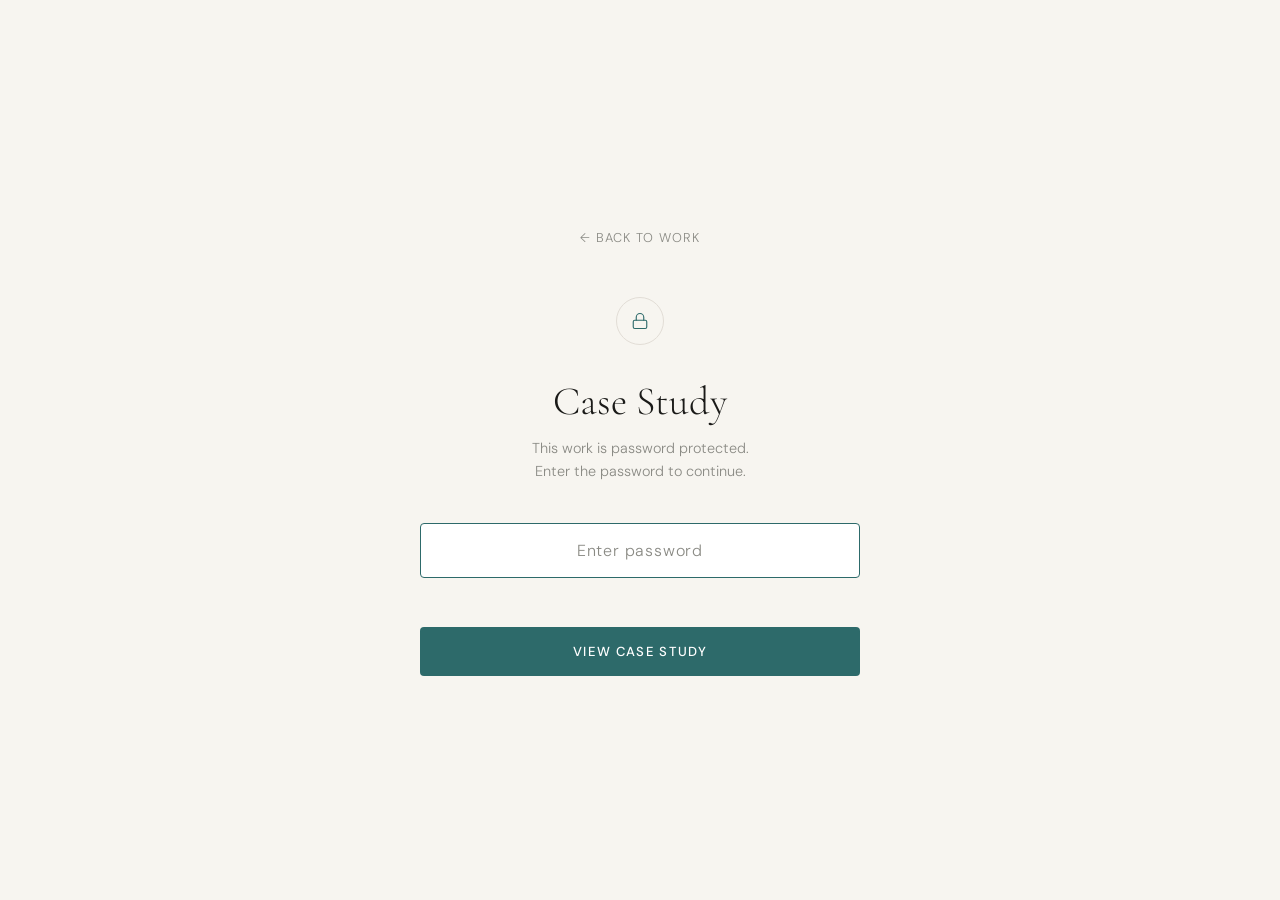
<file: gate.html>
<!DOCTYPE html>
<html lang="en">
<head>
  <meta charset="UTF-8" />
  <meta name="viewport" content="width=device-width, initial-scale=1.0" />
  <title>Protected — Lauren Pittock</title>
  <link rel="stylesheet" href="style.css" />
  <link rel="preconnect" href="https://fonts.googleapis.com">
  <link rel="preconnect" href="https://fonts.gstatic.com" crossorigin>
  <link href="https://fonts.googleapis.com/css2?family=Cormorant+Garamond:ital,wght@0,300;0,400;0,600;1,300;1,400&family=DM+Sans:wght@300;400;500&display=swap" rel="stylesheet">
</head>
<body class="gate-body">

  <div class="gate-container">

    <a href="index.html" class="gate-back">← Back to work</a>

    <div class="gate-lock">
      <svg width="18" height="18" viewBox="0 0 24 24" fill="none" stroke="currentColor" stroke-width="1.5" stroke-linecap="round" stroke-linejoin="round">
        <rect x="3" y="11" width="18" height="11" rx="2" ry="2"/>
        <path d="M7 11V7a5 5 0 0 1 10 0v4"/>
      </svg>
    </div>

    <h1 class="gate-title">Case Study</h1>
    <p class="gate-subtitle">This work is password protected.<br>Enter the password to continue.</p>

    <div class="gate-form">
      <input
        type="password"
        class="gate-input"
        id="passwordInput"
        placeholder="Enter password"
        autocomplete="off"
        autofocus
      />
      <p class="gate-error" id="gateError">Incorrect password. Please try again.</p>
      <button class="gate-btn" onclick="checkPassword()">View Case Study</button>
    </div>

  </div>

  <script>
    // ─── PASSWORD CONFIGURATION ───────────────────────────
    // Change "portfolio2024" to any password you'd like.
    const PASSWORD = "LaurenDesigns26";

    // ─── CASE STUDY URL MAP ───────────────────────────────
    const CASE_STUDIES = {
      "banking-inbranch":   "case-banking-inbranch.html",
      "aviation-smb":       "case-aviation-smb.html",
      "fintech-onboarding": "case-fintech-onboarding.html",
      "diabetes-app":       "case-diabetes-app.html",
      "marketing-offers":   "case-marketing-offers.html",
    };

    // Get which case study to redirect to
    const params = new URLSearchParams(window.location.search);
    const caseKey = params.get("case");

    // If already authenticated this session, redirect immediately
    if (sessionStorage.getItem("lp_auth") === "true" && caseKey && CASE_STUDIES[caseKey]) {
      window.location.href = CASE_STUDIES[caseKey];
    }

    function checkPassword() {
      const input = document.getElementById("passwordInput").value;
      const error = document.getElementById("gateError");

      if (input === PASSWORD) {
        sessionStorage.setItem("lp_auth", "true");
        if (caseKey && CASE_STUDIES[caseKey]) {
          window.location.href = CASE_STUDIES[caseKey];
        } else {
          window.location.href = "index.html";
        }
      } else {
        error.classList.add("visible");
        document.getElementById("passwordInput").value = "";
        document.getElementById("passwordInput").focus();
        setTimeout(() => error.classList.remove("visible"), 3000);
      }
    }

    // Allow Enter key
    document.getElementById("passwordInput").addEventListener("keydown", function(e) {
      if (e.key === "Enter") checkPassword();
    });
  </script>

</body>
</html>
</file>
<file: style.css>
/* ===========================
   LAUREN PITTOCK PORTFOLIO
   Editorial Minimalism
   =========================== */

:root {
  --cream: #f7f5f0;
  --white: #ffffff;
  --ink: #1a1a18;
  --ink-light: #4a4a46;
  --ink-muted: #8a8a84;
  --teal: #2d6a6a;
  --teal-light: #e8f0f0;
  --teal-mid: #4a9090;
  --warm-line: #e2ddd6;
  --serif: 'Cormorant Garamond', Georgia, serif;
  --sans: 'DM Sans', system-ui, sans-serif;
  --radius: 4px;
  --transition: 0.3s cubic-bezier(0.4, 0, 0.2, 1);
}

*, *::before, *::after {
  box-sizing: border-box;
  margin: 0;
  padding: 0;
}

html {
  font-size: 16px;
  scroll-behavior: smooth;
}

body {
  background: var(--cream);
  color: var(--ink);
  font-family: var(--sans);
  font-weight: 300;
  line-height: 1.6;
  -webkit-font-smoothing: antialiased;
}

a {
  color: inherit;
  text-decoration: none;
}

/* ===========================
   NAV
   =========================== */

nav {
  display: flex;
  justify-content: space-between;
  align-items: center;
  padding: 2rem 4rem;
  position: sticky;
  top: 0;
  background: var(--cream);
  z-index: 100;
  border-bottom: 1px solid transparent;
  transition: border-color var(--transition);
}

nav.scrolled {
  border-bottom-color: var(--warm-line);
}

.nav-name {
  font-family: var(--serif);
  font-size: 1.25rem;
  font-weight: 400;
  letter-spacing: 0.01em;
  color: var(--ink);
  transition: color var(--transition);
}

.nav-name:hover {
  color: var(--teal);
}

.nav-links {
  display: flex;
  gap: 2.5rem;
  align-items: center;
}

.nav-links a {
  font-size: 0.85rem;
  font-weight: 400;
  letter-spacing: 0.08em;
  text-transform: uppercase;
  color: var(--ink-light);
  transition: color var(--transition);
  position: relative;
}

.nav-links a::after {
  content: '';
  position: absolute;
  bottom: -2px;
  left: 0;
  width: 0;
  height: 1px;
  background: var(--teal);
  transition: width var(--transition);
}

.nav-links a:hover {
  color: var(--teal);
}

.nav-links a:hover::after {
  width: 100%;
}

/* ===========================
   HERO
   =========================== */

.hero {
  max-width: 1100px;
  margin: 0 auto;
  padding: 7rem 4rem 6rem;
}

.hero-label {
  font-size: 0.8rem;
  font-weight: 500;
  letter-spacing: 0.12em;
  text-transform: uppercase;
  color: var(--teal);
  margin-bottom: 1.5rem;
  display: flex;
  align-items: center;
  gap: 0.75rem;
}

.hero-label::before {
  content: '';
  display: inline-block;
  width: 24px;
  height: 1px;
  background: var(--teal);
}

.hero-title {
  font-family: var(--serif);
  font-size: clamp(2.8rem, 4.5vw, 4.8rem);
  font-weight: 300;
  line-height: 1.08;
  letter-spacing: -0.01em;
  color: var(--ink);
  margin-bottom: 2rem;
  max-width: 700px;
}

.hero-title em {
  font-style: italic;
  color: var(--teal);
}

.hero-sub {
  font-size: 1.1rem;
  font-weight: 300;
  color: var(--ink-light);
  max-width: 560px;
  line-height: 1.75;
  margin-bottom: 2.5rem;
}

.hero-meta {
  display: flex;
  align-items: center;
  gap: 0.75rem;
  font-size: 0.82rem;
  color: var(--ink-muted);
  font-weight: 400;
}

.dot {
  color: var(--warm-line);
  font-size: 1.2rem;
}

/* ===========================
   WORK SECTION
   =========================== */

.work {
  max-width: 1100px;
  margin: 0 auto;
  padding: 0 4rem 8rem;
}

.work-header {
  display: flex;
  align-items: center;
  margin-bottom: 3rem;
  gap: 1.5rem;
}

.section-label {
  font-size: 0.78rem;
  font-weight: 500;
  letter-spacing: 0.12em;
  text-transform: uppercase;
  color: var(--ink-muted);
}

.work-header::after {
  content: '';
  flex: 1;
  height: 1px;
  background: var(--warm-line);
}

/* ===========================
   CASE STUDY GRID
   =========================== */

.case-grid {
  display: grid;
  grid-template-columns: 1fr 1fr;
  gap: 1.5px;
  background: var(--warm-line);
  border: 1.5px solid var(--warm-line);
  border-radius: 8px;
  overflow: hidden;
}

/* First card spans full width */
.case-card:first-child {
  grid-column: 1 / -1;
}

.case-card {
  position: relative;
  background: var(--white);
  display: block;
  overflow: hidden;
  cursor: pointer;
  transition: background var(--transition);
}

.case-card:hover {
  background: var(--cream);
}

.case-card-inner {
  position: relative;
  z-index: 2;
  padding: 3rem 3.5rem;
  display: flex;
  flex-direction: column;
  gap: 1.25rem;
  min-height: 280px;
}

.case-card:first-child .case-card-inner {
  min-height: 320px;
  padding: 3.5rem 4rem;
}

.case-meta {
  display: flex;
  align-items: center;
  gap: 0.6rem;
  flex-wrap: wrap;
}

.case-tag {
  font-size: 0.72rem;
  font-weight: 500;
  letter-spacing: 0.08em;
  text-transform: uppercase;
  color: var(--teal);
  background: var(--teal-light);
  padding: 0.25rem 0.65rem;
  border-radius: 2px;
}

.case-industry {
  font-size: 0.72rem;
  font-weight: 400;
  letter-spacing: 0.08em;
  text-transform: uppercase;
  color: var(--ink-muted);
  margin-left: auto;
}

.case-question {
  font-family: var(--serif);
  font-size: clamp(1.5rem, 2.5vw, 2.1rem);
  font-weight: 300;
  line-height: 1.2;
  color: var(--ink);
  max-width: 680px;
  transition: color var(--transition);
}

.case-card:hover .case-question {
  color: var(--teal);
}

.case-card:first-child .case-question {
  font-size: clamp(1.8rem, 3vw, 2.6rem);
}

.case-desc {
  font-size: 0.95rem;
  color: var(--ink-light);
  line-height: 1.7;
  max-width: 560px;
}

.case-outcome {
  display: flex;
  gap: 1.5rem;
  flex-wrap: wrap;
  margin-top: auto;
}

.outcome-stat {
  font-size: 0.78rem;
  font-weight: 500;
  color: var(--teal);
  letter-spacing: 0.02em;
  position: relative;
  padding-left: 0.75rem;
}

.outcome-stat::before {
  content: '';
  position: absolute;
  left: 0;
  top: 50%;
  transform: translateY(-50%);
  width: 4px;
  height: 4px;
  background: var(--teal-mid);
  border-radius: 50%;
}

.case-footer {
  display: flex;
  justify-content: space-between;
  align-items: center;
  padding-top: 1.5rem;
  border-top: 1px solid var(--warm-line);
}

.case-role {
  font-size: 0.78rem;
  color: var(--ink-muted);
  font-weight: 400;
  letter-spacing: 0.03em;
}

.case-arrow {
  font-size: 1.1rem;
  color: var(--ink-muted);
  transition: transform var(--transition), color var(--transition);
}

.case-card:hover .case-arrow {
  transform: translateX(5px);
  color: var(--teal);
}

/* Subtle tinted bg shapes per card */
.case-bg {
  position: absolute;
  bottom: -60px;
  right: -60px;
  width: 220px;
  height: 220px;
  border-radius: 50%;
  opacity: 0.04;
  z-index: 1;
  transition: opacity var(--transition), transform var(--transition);
}

.case-card:hover .case-bg {
  opacity: 0.07;
  transform: scale(1.1);
}

.bg-1 { background: var(--teal); }
.bg-2 { background: #4a7a9b; }
.bg-3 { background: var(--teal); bottom: auto; top: -60px; }
.bg-4 { background: #7a9b4a; }
.bg-5 { background: #9b6a4a; }

/* ===========================
   FOOTER
   =========================== */

footer {
  display: flex;
  justify-content: space-between;
  align-items: center;
  padding: 2rem 4rem;
  border-top: 1px solid var(--warm-line);
  font-size: 0.82rem;
  color: var(--ink-muted);
}

footer a {
  color: var(--teal);
  transition: opacity var(--transition);
}

footer a:hover {
  opacity: 0.7;
}

.footer-left {
  display: flex;
  align-items: center;
  gap: 0.75rem;
}

/* ===========================
   PASSWORD GATE PAGE
   =========================== */

.gate-body {
  min-height: 100vh;
  display: flex;
  flex-direction: column;
  align-items: center;
  justify-content: center;
  background: var(--cream);
  padding: 2rem;
}

.gate-container {
  max-width: 440px;
  width: 100%;
  text-align: center;
}

.gate-back {
  display: inline-flex;
  align-items: center;
  gap: 0.5rem;
  font-size: 0.8rem;
  letter-spacing: 0.08em;
  text-transform: uppercase;
  color: var(--ink-muted);
  margin-bottom: 3rem;
  transition: color var(--transition);
}

.gate-back:hover {
  color: var(--teal);
}

.gate-lock {
  width: 48px;
  height: 48px;
  border: 1.5px solid var(--warm-line);
  border-radius: 50%;
  display: flex;
  align-items: center;
  justify-content: center;
  margin: 0 auto 2rem;
  color: var(--teal);
}

.gate-title {
  font-family: var(--serif);
  font-size: 2.5rem;
  font-weight: 300;
  line-height: 1.2;
  color: var(--ink);
  margin-bottom: 0.75rem;
}

.gate-subtitle {
  font-size: 0.9rem;
  color: var(--ink-muted);
  margin-bottom: 2.5rem;
  line-height: 1.6;
}

.gate-form {
  display: flex;
  flex-direction: column;
  gap: 1rem;
}

.gate-input {
  width: 100%;
  padding: 1rem 1.25rem;
  font-family: var(--sans);
  font-size: 1rem;
  font-weight: 300;
  background: var(--white);
  border: 1.5px solid var(--warm-line);
  border-radius: var(--radius);
  color: var(--ink);
  outline: none;
  transition: border-color var(--transition);
  text-align: center;
  letter-spacing: 0.1em;
}

.gate-input:focus {
  border-color: var(--teal);
}

.gate-input::placeholder {
  color: var(--ink-muted);
  letter-spacing: 0.05em;
}

.gate-btn {
  width: 100%;
  padding: 1rem;
  background: var(--teal);
  color: var(--white);
  border: none;
  border-radius: var(--radius);
  font-family: var(--sans);
  font-size: 0.82rem;
  font-weight: 500;
  letter-spacing: 0.1em;
  text-transform: uppercase;
  cursor: pointer;
  transition: background var(--transition), transform var(--transition);
}

.gate-btn:hover {
  background: #245858;
  transform: translateY(-1px);
}

.gate-btn:active {
  transform: translateY(0);
}

.gate-error {
  font-size: 0.82rem;
  color: #c0392b;
  opacity: 0;
  transition: opacity var(--transition);
  margin-top: -0.25rem;
}

.gate-error.visible {
  opacity: 1;
}

/* ===========================
   CASE STUDY PAGE
   =========================== */

.case-body {
  background: var(--cream);
  min-height: 100vh;
}

.case-hero {
  max-width: 1100px;
  margin: 0 auto;
  padding: 5rem 4rem 4rem;
  border-bottom: 1px solid var(--warm-line);
}

.case-hero-back {
  display: inline-flex;
  align-items: center;
  gap: 0.5rem;
  font-size: 0.78rem;
  letter-spacing: 0.08em;
  text-transform: uppercase;
  color: var(--ink-muted);
  margin-bottom: 3rem;
  transition: color var(--transition);
}

.case-hero-back:hover {
  color: var(--teal);
}

.case-hero-meta {
  display: flex;
  gap: 0.6rem;
  margin-bottom: 1.5rem;
  flex-wrap: wrap;
  align-items: center;
}

.case-hero-title {
  font-family: var(--serif);
  font-size: clamp(2.5rem, 5vw, 4rem);
  font-weight: 300;
  line-height: 1.1;
  color: var(--ink);
  max-width: 820px;
  margin-bottom: 2rem;
}

.case-hero-summary {
  font-size: 1.05rem;
  color: var(--ink-light);
  max-width: 620px;
  line-height: 1.8;
  margin-bottom: 2.5rem;
}

.case-hero-stats {
  display: flex;
  gap: 3rem;
  flex-wrap: wrap;
}

.stat-item {
  display: flex;
  flex-direction: column;
  gap: 0.3rem;
}

.stat-value {
  font-family: var(--serif);
  font-size: 2rem;
  font-weight: 300;
  color: var(--teal);
  line-height: 1;
}

.stat-label {
  font-size: 0.75rem;
  letter-spacing: 0.08em;
  text-transform: uppercase;
  color: var(--ink-muted);
}

.case-content {
  max-width: 1100px;
  margin: 0 auto;
  padding: 4rem 4rem 8rem;
}

.case-section {
  margin-bottom: 5rem;
}

.case-section-label {
  font-size: 0.75rem;
  font-weight: 500;
  letter-spacing: 0.12em;
  text-transform: uppercase;
  color: var(--teal);
  margin-bottom: 2rem;
  display: flex;
  align-items: center;
  gap: 1rem;
}

.case-section-label::after {
  content: '';
  flex: 1;
  height: 1px;
  background: var(--warm-line);
  max-width: 200px;
}

.case-section h3 {
  font-family: var(--serif);
  font-size: clamp(1.6rem, 2.5vw, 2.2rem);
  font-weight: 300;
  line-height: 1.25;
  color: var(--ink);
  margin-bottom: 1.25rem;
}

.case-section p {
  font-size: 1rem;
  color: var(--ink-light);
  line-height: 1.85;
  max-width: 680px;
  margin-bottom: 1rem;
}

.case-section p:last-child {
  margin-bottom: 0;
}

.insight-block {
  background: var(--white);
  border: 1px solid var(--warm-line);
  border-left: 3px solid var(--teal);
  padding: 1.5rem 2rem;
  border-radius: 0 var(--radius) var(--radius) 0;
  margin: 2rem 0;
}

.insight-block p {
  font-family: var(--serif);
  font-size: 1.2rem;
  font-style: italic;
  color: var(--ink);
  line-height: 1.6;
  margin: 0;
}

.process-steps {
  display: grid;
  grid-template-columns: repeat(auto-fit, minmax(200px, 1fr));
  gap: 1px;
  background: var(--warm-line);
  border: 1px solid var(--warm-line);
  border-radius: var(--radius);
  overflow: hidden;
  margin: 2rem 0;
}

.process-step {
  background: var(--white);
  padding: 1.5rem;
  display: flex;
  flex-direction: column;
  gap: 0.5rem;
}

.step-num {
  font-family: var(--serif);
  font-size: 2rem;
  font-weight: 300;
  color: var(--warm-line);
  line-height: 1;
}

.step-title {
  font-size: 0.85rem;
  font-weight: 500;
  color: var(--ink);
  letter-spacing: 0.03em;
}

.step-desc {
  font-size: 0.82rem;
  color: var(--ink-muted);
  line-height: 1.6;
}

.outcome-grid {
  display: grid;
  grid-template-columns: repeat(auto-fit, minmax(200px, 1fr));
  gap: 1.5rem;
  margin: 2rem 0;
}

.outcome-card {
  background: var(--white);
  border: 1px solid var(--warm-line);
  padding: 2rem;
  border-radius: var(--radius);
}

.outcome-card .stat-value {
  font-size: 2.5rem;
  margin-bottom: 0.5rem;
}

.outcome-card .stat-label {
  line-height: 1.4;
}

.role-pill {
  display: inline-block;
  background: var(--white);
  border: 1px solid var(--warm-line);
  padding: 0.4rem 1rem;
  border-radius: 20px;
  font-size: 0.78rem;
  color: var(--ink-light);
  letter-spacing: 0.03em;
}

/* Placeholder image blocks */
.img-placeholder {
  width: 100%;
  height: 260px;
  background: var(--white);
  border: 1px solid var(--warm-line);
  border-radius: var(--radius);
  display: flex;
  flex-direction: column;
  align-items: center;
  justify-content: center;
  gap: 0.75rem;
  margin: 2rem 0;
  color: var(--ink-muted);
}

.img-placeholder-icon {
  width: 40px;
  height: 40px;
  border: 1.5px dashed var(--warm-line);
  border-radius: var(--radius);
  display: flex;
  align-items: center;
  justify-content: center;
}

.img-placeholder-text {
  font-size: 0.78rem;
  letter-spacing: 0.05em;
  text-transform: uppercase;
}

/* Next case study nav */
.case-nav {
  border-top: 1px solid var(--warm-line);
  padding: 3rem 4rem;
  max-width: 1100px;
  margin: 0 auto;
  display: flex;
  justify-content: space-between;
  align-items: center;
}

.case-nav-label {
  font-size: 0.75rem;
  letter-spacing: 0.08em;
  text-transform: uppercase;
  color: var(--ink-muted);
  margin-bottom: 0.5rem;
}

.case-nav-title {
  font-family: var(--serif);
  font-size: 1.4rem;
  font-weight: 300;
  color: var(--ink);
  transition: color var(--transition);
}

.case-nav a:hover .case-nav-title {
  color: var(--teal);
}

/* Case study side-by-side layout */
.case-side-col {
  display: grid;
  grid-template-columns: 1fr 300px;
  gap: 2.5rem;
  align-items: start;
  margin-top: 1.5rem;
}

.case-side-col-equal {
  grid-template-columns: 1fr 1fr;
  align-items: stretch;
}

.case-side-col-text p {
  font-size: 1rem;
  color: var(--ink-light);
  line-height: 1.85;
  margin-bottom: 1rem;
}

.case-side-col-text p:last-child {
  margin-bottom: 0;
}

.case-img-small {
  width: 100%;
  border-radius: var(--radius);
  display: block;
}

.case-img-fill {
  width: 100%;
  height: 100%;
  min-height: 220px;
  border-radius: var(--radius);
  display: block;
  object-fit: cover;
}

.case-img-caption-sm {
  font-size: 0.72rem;
  color: var(--ink-muted);
  line-height: 1.5;
  margin-top: 0.5rem;
  font-style: italic;
}

/* Role tag in hero meta */
.role-tag {
  font-size: 0.72rem;
  font-weight: 400;
  letter-spacing: 0.05em;
  color: var(--ink-muted);
  border: 1px solid var(--warm-line);
  padding: 0.25rem 0.65rem;
  border-radius: 20px;
}

/* 3-column process steps */
.process-steps-3col {
  grid-template-columns: repeat(3, 1fr);
}

@media (max-width: 768px) {
  .case-side-col {
    grid-template-columns: 1fr;
  }
  .process-steps-3col {
    grid-template-columns: 1fr;
  }
}

/* Case study images */
.case-img {
  width: 100%;
  border-radius: var(--radius);
  display: block;
  margin: 2rem 0 0.75rem;
}

.case-img-caption {
  font-size: 0.78rem;
  color: var(--ink-muted);
  line-height: 1.5;
  margin-bottom: 0;
  font-style: italic;
}

/* ===========================
   HOMEPAGE HERO WITH PHOTO
   =========================== */

.hero-inner {
  display: flex;
  align-items: flex-start;
  justify-content: space-between;
  gap: 4rem;
}

.hero-photo-wrap {
  flex-shrink: 0;
  width: 220px;
  padding-top: 1rem;
}

.hero-photo {
  width: 220px;
  height: 220px;
  border-radius: 50%;
  object-fit: cover;
  object-position: 40% 18%;
  border: 3px solid var(--teal-light);
  display: block;
  flex-shrink: 0;
}

@media (max-width: 768px) {
  .hero-inner {
    flex-direction: column-reverse;
    gap: 2rem;
  }
  .hero-photo {
    width: 140px;
    height: 140px;
  }
}

/* ===========================
   ABOUT PAGE
   =========================== */

.nav-active {
  color: var(--teal) !important;
}

.about-hero {
  max-width: 1100px;
  margin: 0 auto;
  padding: 5rem 4rem 4rem;
}

.about-hero-inner {
  display: flex;
  align-items: center;
  justify-content: space-between;
  gap: 5rem;
}

.about-hero-text {
  flex: 1;
}

.about-title {
  font-family: var(--serif);
  font-size: clamp(2.5rem, 4vw, 3.8rem);
  font-weight: 300;
  line-height: 1.1;
  color: var(--ink);
  margin-bottom: 1.25rem;
  max-width: 580px;
}

.about-lead {
  font-size: 1rem;
  color: var(--ink-light);
  line-height: 1.7;
  max-width: 480px;
}

.about-photo-wrap {
  flex-shrink: 0;
}

.about-photo {
  width: 220px;
  height: 220px;
  border-radius: 50%;
  object-fit: cover;
  object-position: center 20%;
  border: 3px solid var(--teal-light);
  display: block;
}

.about-facilitation-wrap {
  flex-shrink: 0;
  width: 380px;
}

.about-facilitation-img {
  width: 100%;
  height: 300px;
  object-fit: cover;
  object-position: 40% 35%;
  border-radius: 8px;
  display: block;
}

.resume-btn {
  display: inline-flex;
  align-items: center;
  gap: 0.5rem;
  margin-top: 2rem;
  font-size: 0.82rem;
  font-weight: 500;
  letter-spacing: 0.08em;
  text-transform: uppercase;
  color: var(--white);
  background: var(--teal);
  padding: 0.75rem 1.5rem;
  border-radius: var(--radius);
  transition: background var(--transition);
}

.resume-btn:hover {
  background: #245858;
}

.skills-list {
  display: flex;
  flex-direction: column;
  margin-top: 0.5rem;
}

.skills-list-row {
  display: grid;
  grid-template-columns: 130px 1fr;
  gap: 2rem;
  padding: 0.75rem 0;
  align-items: baseline;
}

.skills-list-no-lines .skills-list-row {
  border: none;
}

.skills-list-phase {
  font-size: 0.72rem;
  font-weight: 500;
  letter-spacing: 0.1em;
  text-transform: uppercase;
  color: var(--teal);
  flex-shrink: 0;
  padding-top: 0.15rem;
}

.skills-list-items {
  font-size: 0.88rem;
  color: var(--ink-light);
  line-height: 1.75;
  font-weight: 300;
}

/* Half-width quotes */
.quotes-half {
  grid-template-columns: 1fr 1fr;
  max-width: 100%;
}

.quotes-half .quote-card:only-child {
  max-width: 50%;
}

.about-two-col-section {
  max-width: 1100px;
  margin: 0 auto;
  padding: 4rem 4rem;
}

.about-two-col-inner {
  display: grid;
  grid-template-columns: 1fr 1fr;
  gap: 5rem;
  align-items: start;
}

.about-two-col-left .about-body p {
  font-size: 0.95rem;
  color: var(--ink-light);
  line-height: 1.85;
  margin-bottom: 1rem;
  max-width: 100%;
}

.about-two-col-left .about-body p:last-child {
  margin-bottom: 0;
}

@media (max-width: 900px) {
  .about-two-col-inner {
    grid-template-columns: 1fr;
    gap: 3rem;
  }
}

.about-section {
  max-width: 1100px;
  margin: 0 auto;
  padding: 3rem 4rem;
}

.about-content {
  max-width: 760px;
}

.about-body p {
  font-size: 1.05rem;
  color: var(--ink-light);
  line-height: 1.85;
  margin-bottom: 1.25rem;
  max-width: 680px;
}

.about-body p:last-child {
  margin-bottom: 0;
}

.about-divider {
  max-width: 1100px;
  margin: 0 auto;
  border-top: none;
}

.experience-list {
  display: flex;
  flex-direction: column;
  margin-top: 0.5rem;
}

.experience-item {
  display: flex;
  justify-content: space-between;
  align-items: baseline;
  padding: 1.25rem 0;
  border-bottom: 1px solid var(--warm-line);
  gap: 2rem;
}

.experience-item:first-child {
  border-top: 1px solid var(--warm-line);
}

.exp-left {
  display: flex;
  align-items: baseline;
  gap: 0.75rem;
  flex: 1;
}

.exp-company {
  font-size: 0.95rem;
  font-weight: 500;
  color: var(--ink);
}

.exp-via {
  font-size: 0.8rem;
  color: var(--ink-muted);
}

.exp-right {
  display: flex;
  flex-direction: column;
  align-items: flex-end;
  gap: 0.2rem;
}

.exp-role {
  font-size: 0.9rem;
  color: var(--ink-light);
}

.exp-date {
  font-size: 0.78rem;
  color: var(--ink-muted);
}

.quotes-grid {
  display: grid;
  grid-template-columns: 1fr;
  gap: 1.5rem;
  margin-top: 0.5rem;
}

.quote-card {
  background: var(--white);
  border: 1px solid var(--warm-line);
  border-left: 3px solid var(--teal);
  border-radius: 0 var(--radius) var(--radius) 0;
  padding: 2rem;
  display: flex;
  flex-direction: column;
  gap: 1.25rem;
}

.quote-placeholder {
  border-left-color: var(--warm-line);
  opacity: 0.5;
}

.quote-text {
  font-family: var(--serif);
  font-size: 1.05rem;
  font-style: italic;
  color: var(--ink);
  line-height: 1.7;
  flex: 1;
}

.quote-placeholder-text {
  font-size: 0.85rem;
  font-style: normal;
  color: var(--ink-muted);
}

.quote-attr {
  display: flex;
  flex-direction: column;
  gap: 0.2rem;
  padding-top: 1rem;
  border-top: 1px solid var(--warm-line);
}

.quote-name {
  font-size: 0.85rem;
  font-weight: 500;
  color: var(--ink);
}

.quote-role {
  font-size: 0.78rem;
  color: var(--ink-muted);
}

.skills-grid {
  display: flex;
  flex-direction: column;
  gap: 0;
  margin-top: 0.5rem;
}

.skills-phase {
  display: grid;
  grid-template-columns: 160px 1fr;
  gap: 1rem;
  align-items: start;
  padding: 1.5rem 0;
  border-bottom: 1px solid var(--warm-line);
}

.skills-phase:first-child {
  border-top: 1px solid var(--warm-line);
}

.skills-phase-label {
  font-size: 0.75rem;
  font-weight: 500;
  letter-spacing: 0.1em;
  text-transform: uppercase;
  color: var(--teal);
  padding-top: 0.3rem;
}

.skills-tags {
  display: flex;
  flex-wrap: wrap;
  gap: 0.5rem;
}

.skill-tag {
  font-size: 0.8rem;
  color: var(--ink-light);
  background: var(--white);
  border: 1px solid var(--warm-line);
  padding: 0.3rem 0.75rem;
  border-radius: 20px;
  font-weight: 300;
}

.tools-section {
  display: grid;
  grid-template-columns: 160px 1fr;
  gap: 1rem;
  align-items: start;
  padding: 1.5rem 0;
  border-top: 1px solid var(--warm-line);
  margin-top: 0.5rem;
}

.resume-link {
  font-size: 0.82rem;
  font-weight: 500;
  letter-spacing: 0.08em;
  text-transform: uppercase;
  color: var(--teal);
  display: inline-flex;
  align-items: center;
  gap: 0.5rem;
  transition: opacity var(--transition);
}

.resume-link:hover {
  opacity: 0.7;
}

@media (max-width: 768px) {
  .skills-phase {
    grid-template-columns: 1fr;
    gap: 0.5rem;
  }
  .tools-section {
    grid-template-columns: 1fr;
    gap: 0.5rem;
  }
}

.about-cta {
  background: var(--teal);
  padding: 5rem 4rem;
  text-align: center;
}

.cta-title {
  font-family: var(--serif);
  font-size: clamp(2rem, 3vw, 2.8rem);
  font-weight: 300;
  color: var(--white);
  margin-bottom: 2rem;
}

.cta-btn {
  display: inline-block;
  padding: 0.9rem 2.5rem;
  background: transparent;
  border: 1.5px solid rgba(255,255,255,0.6);
  color: var(--white);
  font-family: var(--sans);
  font-size: 0.82rem;
  font-weight: 500;
  letter-spacing: 0.1em;
  text-transform: uppercase;
  border-radius: var(--radius);
  transition: background var(--transition), border-color var(--transition);
}

.cta-btn:hover {
  background: rgba(255,255,255,0.15);
  border-color: white;
}

@media (max-width: 768px) {
  .about-hero {
    padding: 3rem 1.5rem 2.5rem;
  }
  .about-hero-inner {
    flex-direction: column-reverse;
    gap: 2rem;
  }
  .about-photo {
    width: 140px;
    height: 140px;
  }
  .about-section {
    padding: 2.5rem 1.5rem;
  }
  .quotes-grid {
    grid-template-columns: 1fr;
  }
  .experience-item {
    flex-direction: column;
    gap: 0.25rem;
  }
  .exp-right {
    align-items: flex-start;
  }
  .about-cta {
    padding: 3rem 1.5rem;
  }
}

/* ===========================
   SCROLL ANIMATIONS
   =========================== */

@keyframes fadeUp {
  from {
    opacity: 0;
    transform: translateY(24px);
  }
  to {
    opacity: 1;
    transform: translateY(0);
  }
}

.hero-label { animation: fadeUp 0.6s ease both; animation-delay: 0.1s; }
.hero-title { animation: fadeUp 0.6s ease both; animation-delay: 0.2s; }
.hero-sub { animation: fadeUp 0.6s ease both; animation-delay: 0.3s; }
.hero-meta { animation: fadeUp 0.6s ease both; animation-delay: 0.4s; }
.work { animation: fadeUp 0.6s ease both; animation-delay: 0.5s; }

/* ===========================
   RESPONSIVE
   =========================== */

@media (max-width: 768px) {
  nav {
    padding: 1.5rem 1.5rem;
  }

  .hero {
    padding: 4rem 1.5rem 3rem;
  }

  .work {
    padding: 0 1.5rem 5rem;
  }

  .case-grid {
    grid-template-columns: 1fr;
  }

  .case-card:first-child {
    grid-column: 1;
  }

  .case-card-inner {
    padding: 2rem 1.75rem;
    min-height: auto;
  }

  .case-card:first-child .case-card-inner {
    padding: 2rem 1.75rem;
    min-height: auto;
  }

  footer {
    flex-direction: column;
    gap: 0.75rem;
    text-align: center;
    padding: 2rem 1.5rem;
  }

  .case-hero {
    padding: 3rem 1.5rem 2.5rem;
  }

  .case-content {
    padding: 2.5rem 1.5rem 5rem;
  }

  .case-hero-stats {
    gap: 2rem;
  }

  .case-nav {
    flex-direction: column;
    gap: 2rem;
    padding: 2rem 1.5rem;
  }
}
</file>
